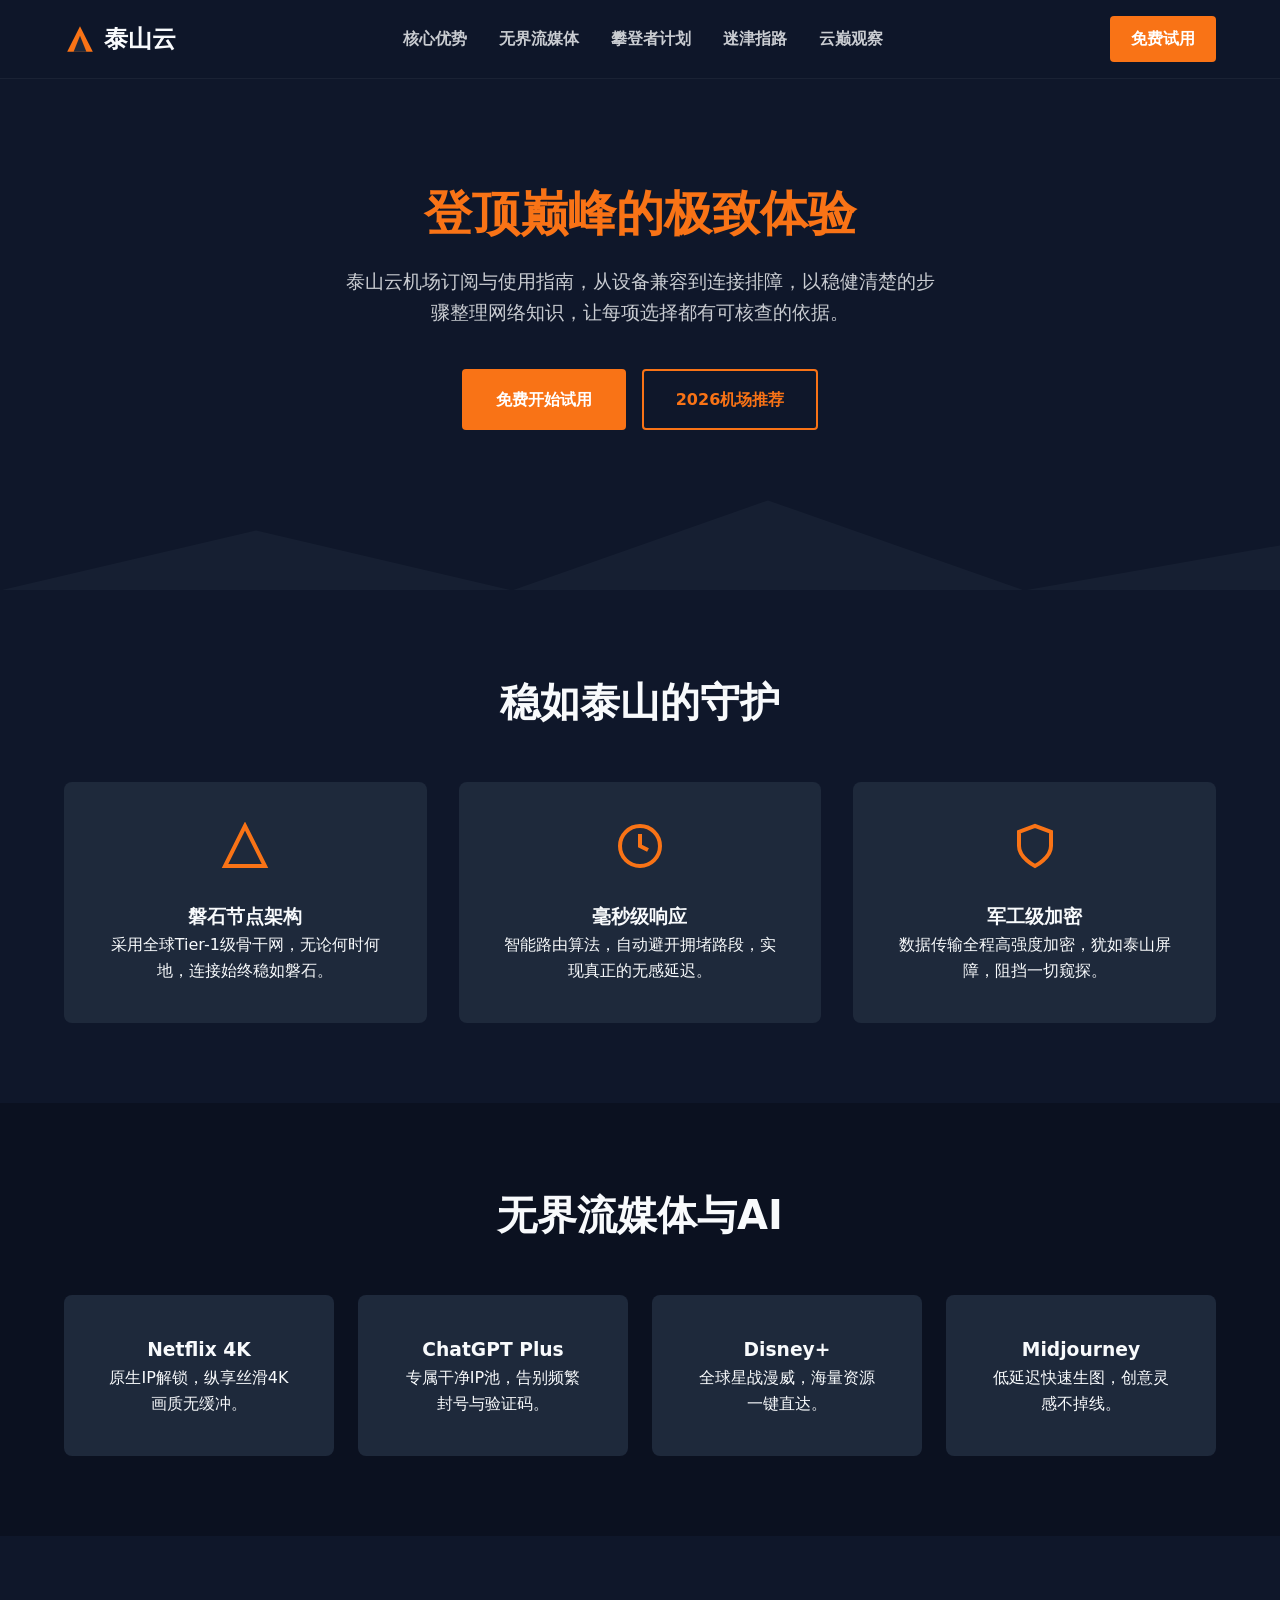
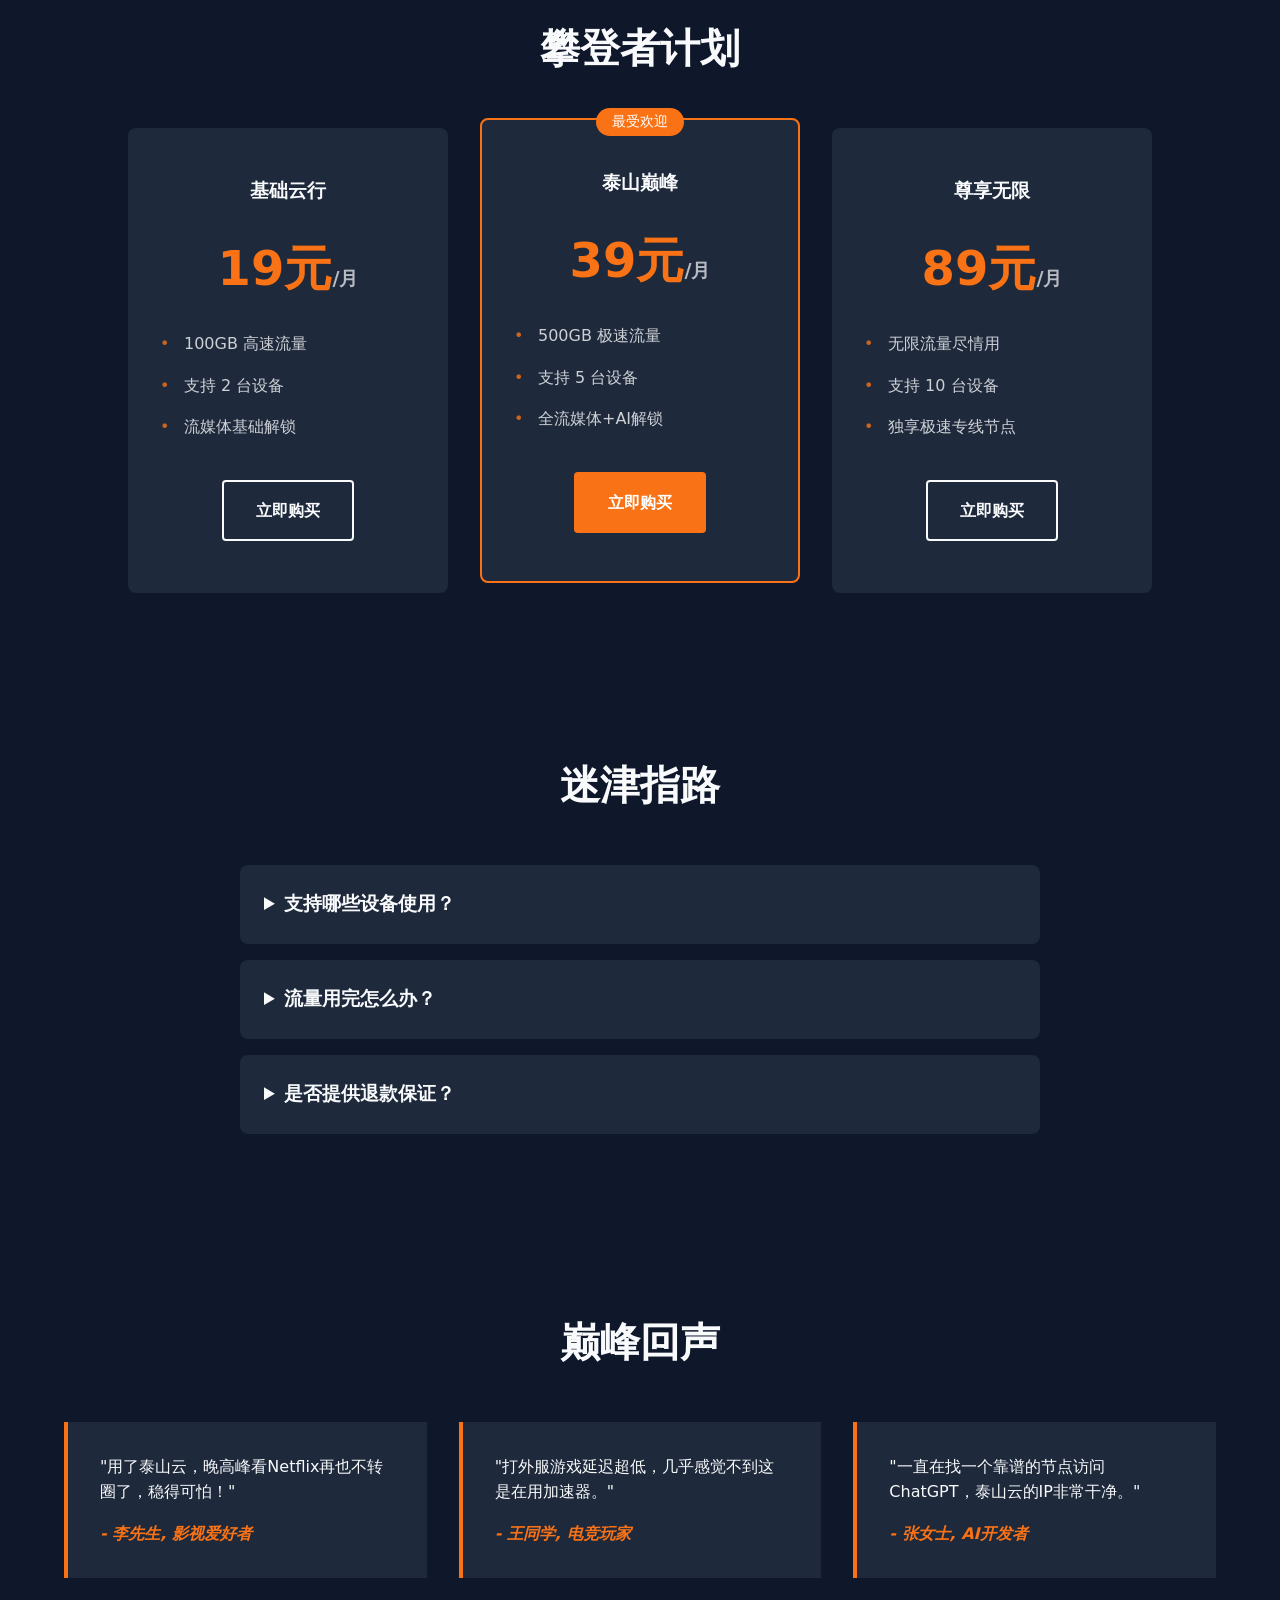
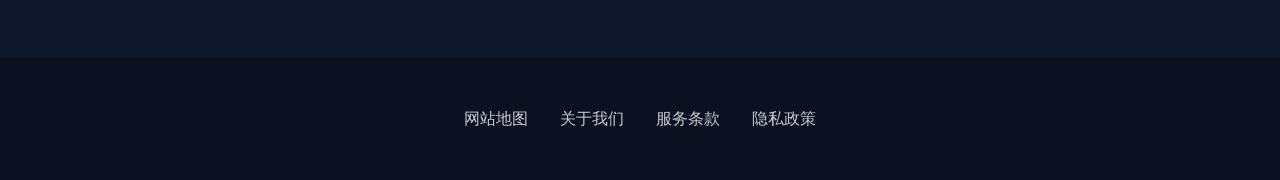
<file: index.html>
<!DOCTYPE html>
<html lang="zh-CN">
<head>
    <meta charset="UTF-8">
    <meta name="viewport" content="width=device-width, initial-scale=1.0">
    <title>泰山云机场｜云巅观察、网络知识与使用指南</title>
    <meta name="description" content="泰山云机场订阅与使用指南，从设备兼容到连接排障，以稳健清楚的步骤整理网络知识，让每项选择都有可核查的依据。">
    <meta name="keywords" content="泰山云, 网络加速, 极速秒开, 机场推荐, 出海专线, 稳定不掉线">
    <meta property="og:title" content="泰山云机场｜云巅观察、网络知识与使用指南">
    <meta property="og:description" content="泰山云机场订阅与使用指南，从设备兼容到连接排障，以稳健清楚的步骤整理网络知识，让每项选择都有可核查的依据。">
    <meta property="og:type" content="website">
    <meta property="og:url" content="https://taishancloud.lol/">
    <script type="application/ld+json">
    {
      "@context": "https://schema.org/",
      "@type": "SoftwareApplication",
      "name": "泰山云",
      "applicationCategory": "NetworkingApplication",
      "operatingSystem": "Windows, macOS, iOS, Android",
      "description": "寻找真正的极速秒开体验？泰山云为您提供全域覆盖的高性能网络加速服务。作为2026年度旗舰级机场推荐，我们通过高可用 BGP 路由保障您的数据跨境无缝直连，彻底告别卡顿。",
      "aggregateRating": {
        "@type": "AggregateRating",
        "ratingValue": "4.9",
        "ratingCount": "1284"
      },
      "offers": {
        "@type": "Offer",
        "price": "15.00",
        "priceCurrency": "CNY"
      }
    }
    </script>
    
    <link rel="stylesheet" href="style.css">
<link rel="canonical" href="https://taishancloud.lol/">
</head>
<body>
    <header class="ts-header">
        <a href="index.html" class="ts-logo" style="text-decoration:none; color:inherit;">
            <svg aria-label="Feature Graphic" role="img" width="32" height="32" viewBox="0 0 100 100" fill="none"><path d="M50 10L10 90h80L50 10z" fill="url(#sunrise)"/><path d="M50 40L30 90h40L50 40z" fill="#1e293b"/><defs><linearGradient id="sunrise" x1="50" y1="10" x2="50" y2="90"><stop stop-color="#f97316"/><stop offset="1" stop-color="#1e293b"/></linearGradient></defs></svg>
            <span>泰山云</span>
        </a>
        <nav class="ts-nav-menu">
            <a href="#features">核心优势</a>
            <a href="#streaming">无界流媒体</a>
            <a href="#pricing">攀登者计划</a>
            <a href="#faq">迷津指路</a>
            <a href="insights.html">云巅观察</a>
        </nav>
        <a href="https://ww012.twilightaff.com/#/?code=A56DH1Af" rel="nofollow" target="_blank" class="ts-btn ts-btn-primary ts-nav-cta">免费试用</a>
    </header>
    <main>
        <article class="ts-hero">
            <div class="ts-hero-content">
                <h1>登顶巅峰的极致体验</h1>
                <p>泰山云机场订阅与使用指南，从设备兼容到连接排障，以稳健清楚的步骤整理网络知识，让每项选择都有可核查的依据。</p>
                <div class="ts-cta-group">
                    <a href="https://ww012.twilightaff.com/#/?code=A56DH1Af" rel="nofollow" target="_blank" class="ts-btn ts-btn-primary">免费开始试用</a>
                    <a href="https://jichangtuijan.top/ranking" target="_blank" class="ts-btn ts-btn-seo">2026机场推荐</a>
                </div>
            </div>
            <div class="ts-mountain-bg"></div>
        </article>
        <article id="features" class="ts-features">
            <h2>稳如泰山的守护</h2>
            <div class="ts-grid-3">
                <figure class="ts-card">
                    <svg aria-label="Feature Graphic" role="img" viewBox="0 0 24 24" fill="none" stroke="#f97316" stroke-width="2"><path d="M12 2L2 22h20L12 2z"/></svg>
                    <figcaption><h3>磐石节点架构</h3><p>采用全球Tier-1级骨干网，无论何时何地，连接始终稳如磐石。</p></figcaption>
                </figure>
                <figure class="ts-card">
                    <svg aria-label="Feature Graphic" role="img" viewBox="0 0 24 24" fill="none" stroke="#f97316" stroke-width="2"><circle cx="12" cy="12" r="10"/><path d="M12 6v6l4 2"/></svg>
                    <figcaption><h3>毫秒级响应</h3><p>智能路由算法，自动避开拥堵路段，实现真正的无感延迟。</p></figcaption>
                </figure>
                <figure class="ts-card">
                    <svg aria-label="Feature Graphic" role="img" viewBox="0 0 24 24" fill="none" stroke="#f97316" stroke-width="2"><path d="M12 22s8-4 8-10V5l-8-3-8 3v7c0 6 8 10 8 10z"/></svg>
                    <figcaption><h3>军工级加密</h3><p>数据传输全程高强度加密，犹如泰山屏障，阻挡一切窥探。</p></figcaption>
                </figure>
            </div>
        </article>
        <article id="streaming" class="ts-media-ai ts-dark">
            <h2>无界流媒体与AI</h2>
            <div class="ts-grid-4">
                <figure class="ts-card-small"><h3>Netflix 4K</h3><p>原生IP解锁，纵享丝滑4K画质无缓冲。</p></figure>
                <figure class="ts-card-small"><h3>ChatGPT Plus</h3><p>专属干净IP池，告别频繁封号与验证码。</p></figure>
                <figure class="ts-card-small"><h3>Disney+</h3><p>全球星战漫威，海量资源一键直达。</p></figure>
                <figure class="ts-card-small"><h3>Midjourney</h3><p>低延迟快速生图，创意灵感不掉线。</p></figure>
            </div>
        </article>
        <article id="pricing" class="ts-pricing">
            <h2>攀登者计划</h2>
            <div class="ts-pricing-table">
                <section class="ts-price-card">
                    <h3>基础云行</h3><div class="price">19元<span>/月</span></div>
                    <ul><li>100GB 高速流量</li><li>支持 2 台设备</li><li>流媒体基础解锁</li></ul>
                    <a href="https://ww012.twilightaff.com/#/?code=A56DH1Af" rel="nofollow" target="_blank" class="ts-btn ts-btn-outline">立即购买</a>
                </section>
                <section class="ts-price-card ts-popular">
                    <div class="badge">最受欢迎</div>
                    <h3>泰山巅峰</h3><div class="price">39元<span>/月</span></div>
                    <ul><li>500GB 极速流量</li><li>支持 5 台设备</li><li>全流媒体+AI解锁</li></ul>
                    <a href="https://ww012.twilightaff.com/#/?code=A56DH1Af" rel="nofollow" target="_blank" class="ts-btn ts-btn-primary">立即购买</a>
                </section>
                <section class="ts-price-card">
                    <h3>尊享无限</h3><div class="price">89元<span>/月</span></div>
                    <ul><li>无限流量尽情用</li><li>支持 10 台设备</li><li>独享极速专线节点</li></ul>
                    <a href="https://ww012.twilightaff.com/#/?code=A56DH1Af" rel="nofollow" target="_blank" class="ts-btn ts-btn-outline">立即购买</a>
                </section>
            </div>
        </article>
        <article id="faq" class="ts-faq">
            <h2>迷津指路</h2>
            <div class="ts-faq-list">
                <details><summary>支持哪些设备使用？</summary><p>全面支持 Windows, macOS, iOS, Android及各类路由器设备。</p></details>
                <details><summary>流量用完怎么办？</summary><p>可随时在后台购买流量叠加包或升级更高等级套餐。</p></details>
                <details><summary>是否提供退款保证？</summary><p>我们提供3天无理由全额退款，让您购买无忧。</p></details>
            </div>
        </article>
        <article class="ts-testimonials">
            <h2>巅峰回声</h2>
            <div class="ts-grid-3">
                <blockquote class="ts-quote">"用了泰山云，晚高峰看Netflix再也不转圈了，稳得可怕！"<cite>- 李先生, 影视爱好者</cite></blockquote>
                <blockquote class="ts-quote">"打外服游戏延迟超低，几乎感觉不到这是在用加速器。"<cite>- 王同学, 电竞玩家</cite></blockquote>
                <blockquote class="ts-quote">"一直在找一个靠谱的节点访问ChatGPT，泰山云的IP非常干净。"<cite>- 张女士, AI开发者</cite></blockquote>
            </div>
        </article>
    </main>
    <footer class="ts-footer">
        <nav>
            <a href="sitemap.html" target="_blank">网站地图</a>
            <a href="about.html" target="_blank">关于我们</a>
            <a href="terms.html" target="_blank">服务条款</a>
            <a href="privacy.html" target="_blank">隐私政策</a>
        </nav>
    </footer>
</body>
</html>
</file>
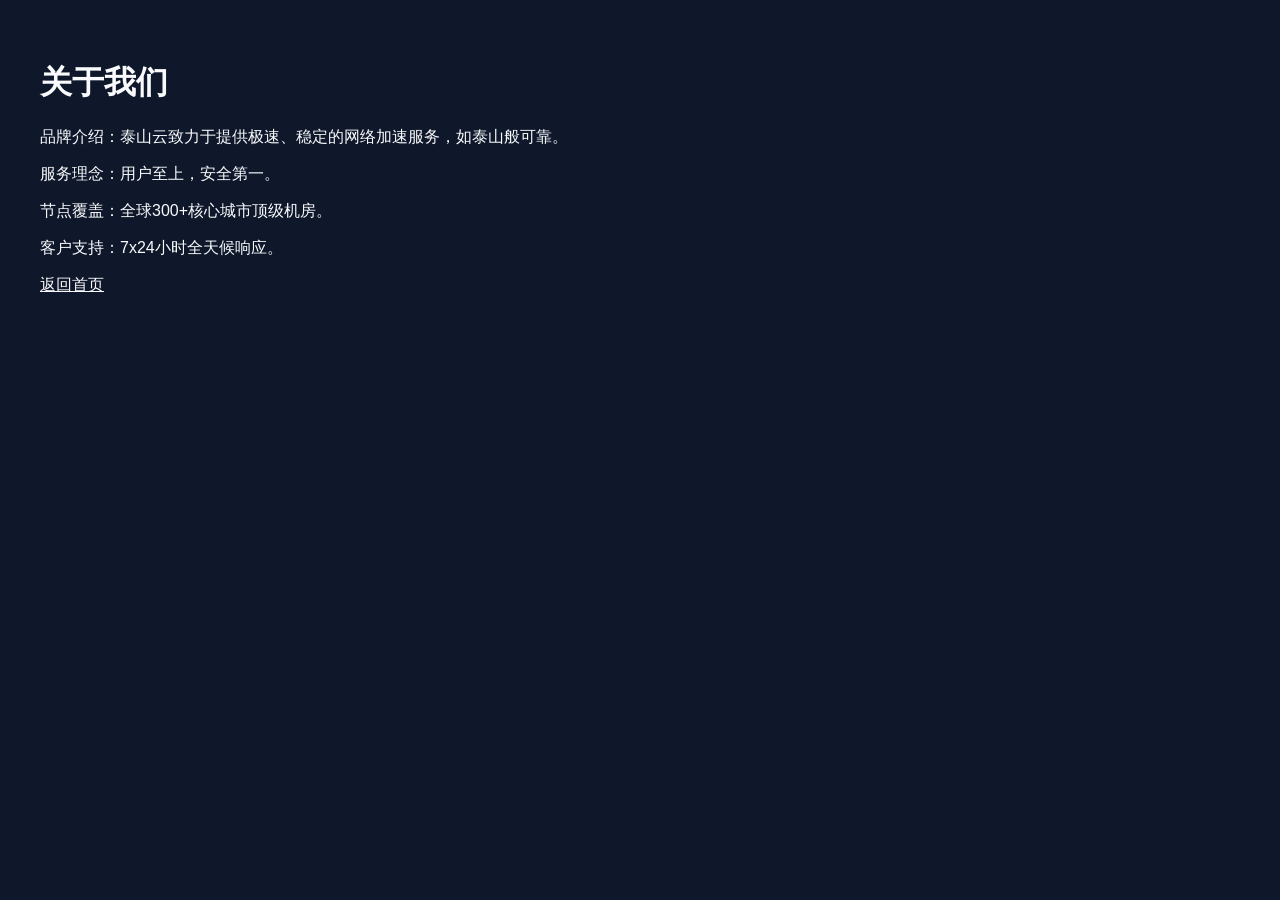
<file: about.html>
<!DOCTYPE html><html lang="zh-CN"><head><meta charset="UTF-8"><meta name="viewport" content="width=device-width, initial-scale=1.0"><title>关于我们 - 泰山云</title><style>body{font-family:sans-serif;padding:2rem;color:#f8fafc;background:#0f172a}</style><link rel="canonical" href="https://taishancloud.lol/about.html">
</head><body><h1>关于我们</h1><p>品牌介绍：泰山云致力于提供极速、稳定的网络加速服务，如泰山般可靠。</p><p>服务理念：用户至上，安全第一。</p><p>节点覆盖：全球300+核心城市顶级机房。</p><p>客户支持：7x24小时全天候响应。</p><a href="index.html" style="color:#f8fafc">返回首页</a></body></html>
</file>
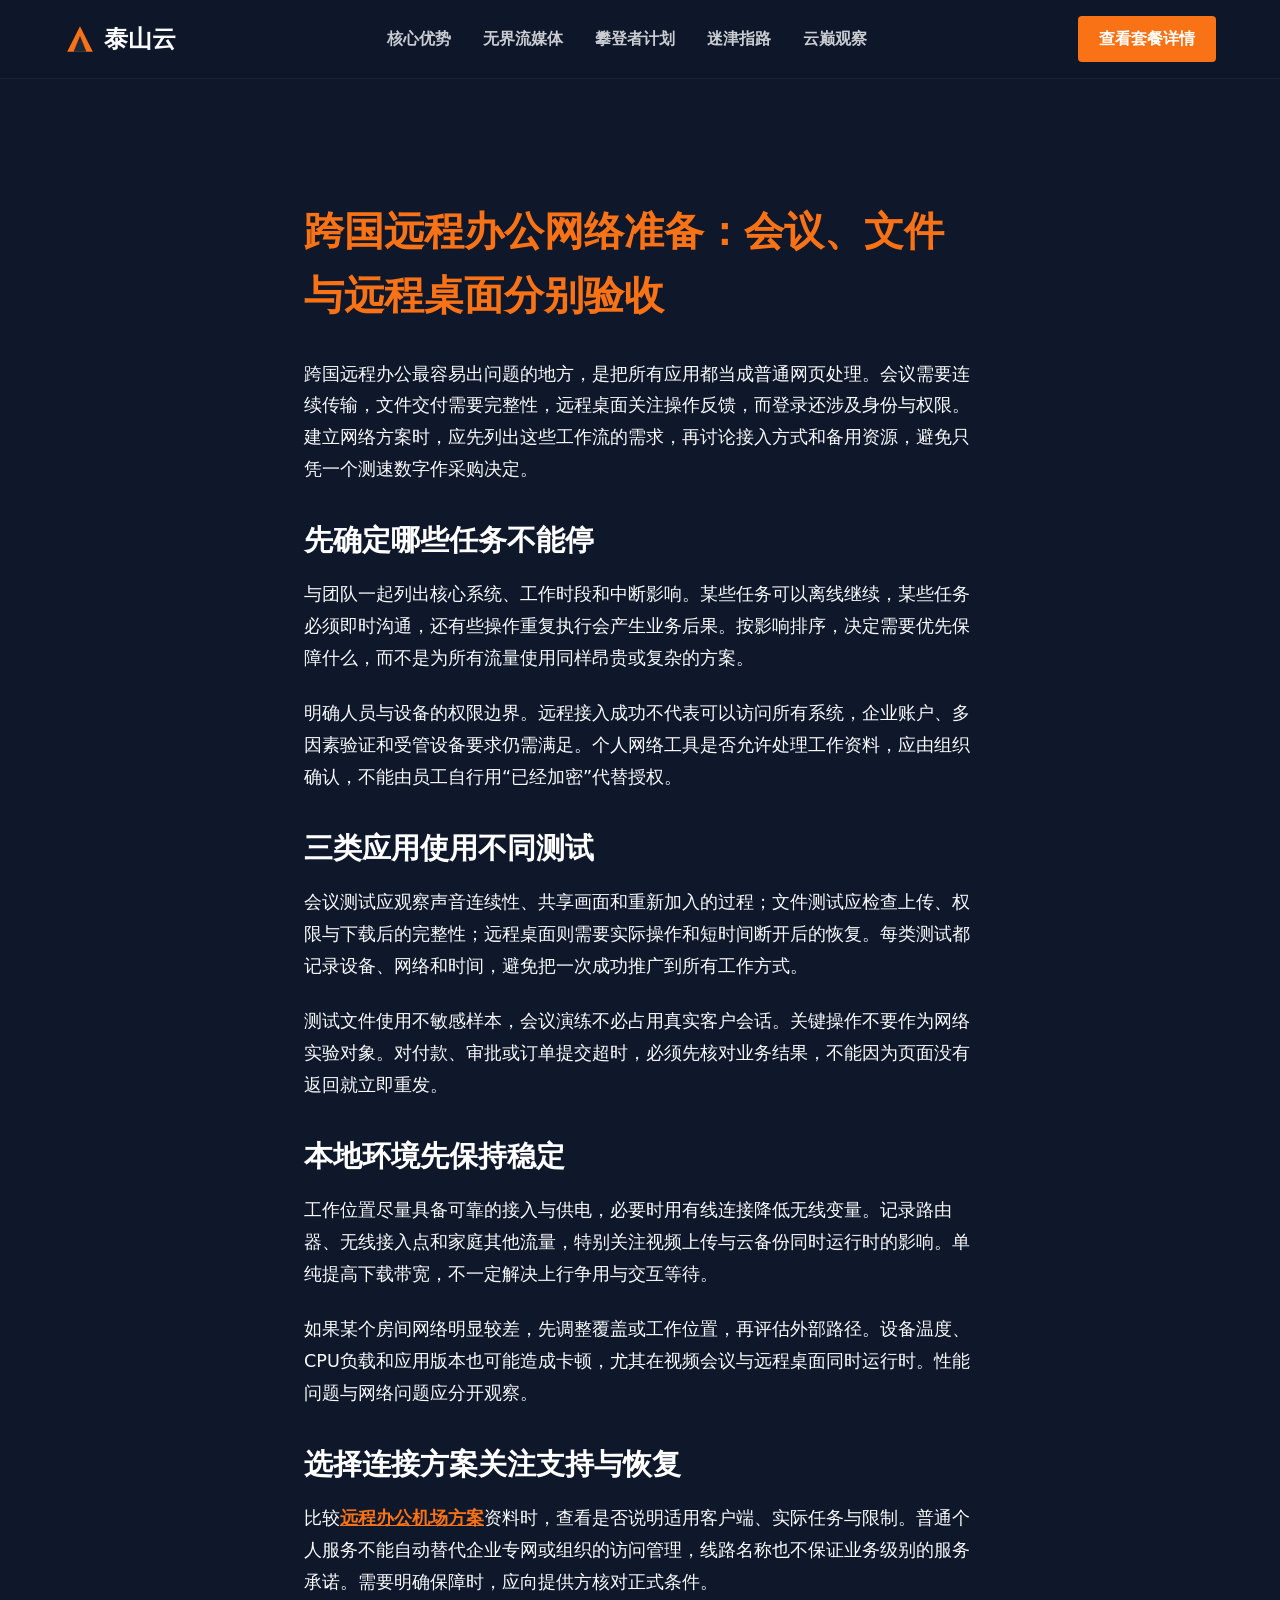
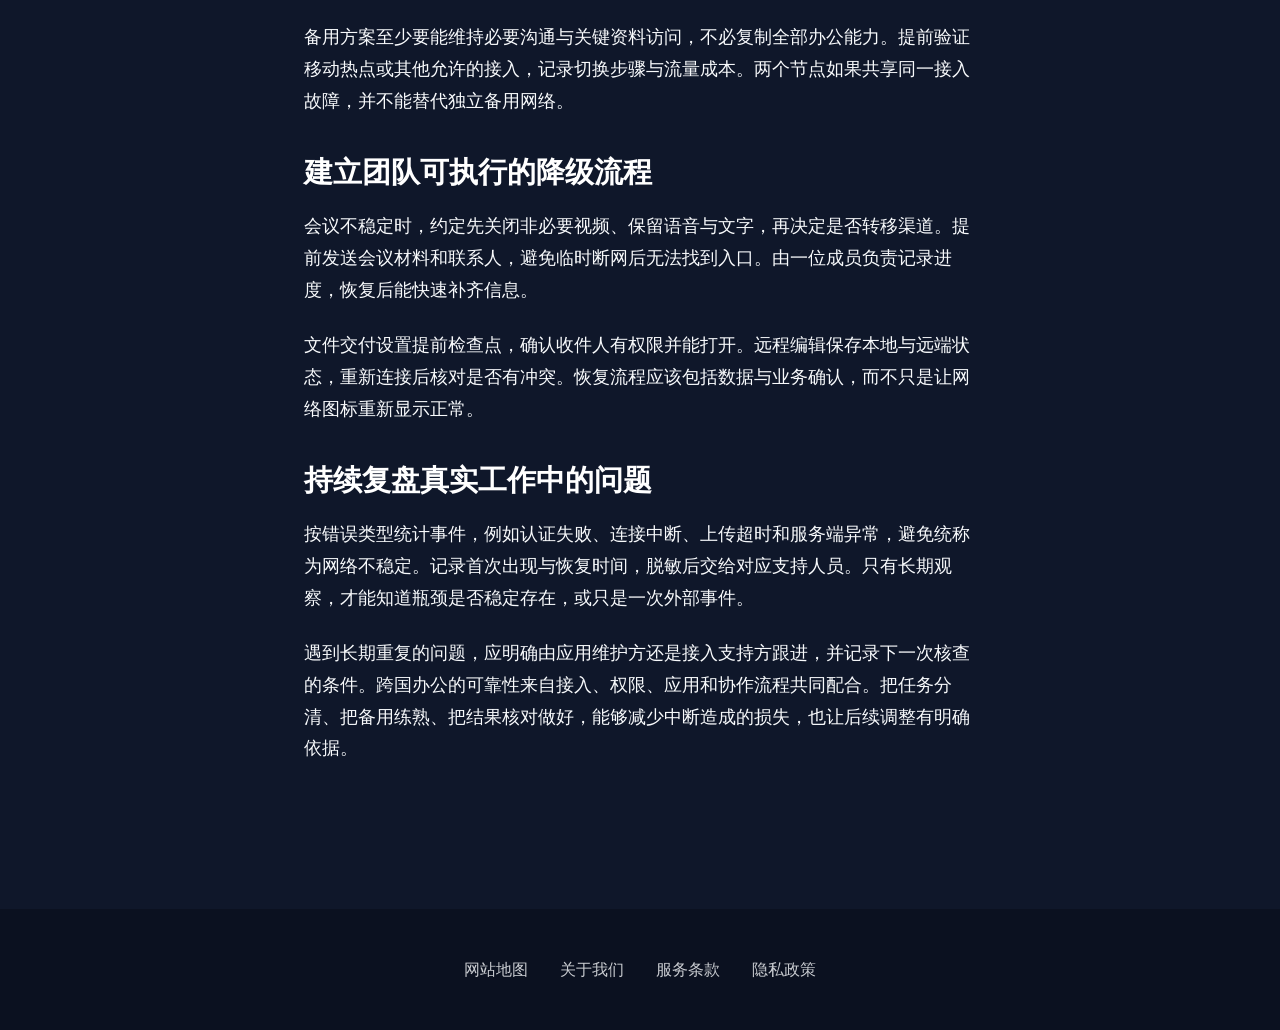
<file: cross-border-remote-work-infrastructure.html>
<!DOCTYPE html>
<html lang="zh-CN">
<head>
    <meta charset="UTF-8">
    <meta name="viewport" content="width=device-width, initial-scale=1.0">
    <title>跨国远程办公网络准备：会议、文件与远程桌面分别验收｜泰山云</title>
    <link rel="stylesheet" href="style.css">
    <style>
        .article-body { padding: 120px 5%; max-width: 800px; margin: 0 auto; min-height: 80vh; }
        .article-body h1 { font-size: 2.5rem; margin-bottom: 2rem; color: var(--primary); }
        .article-body h2 { font-size: 1.8rem; margin: 2rem 0 1rem; color: #fff; text-align: left; }
        .article-body h3 { font-size: 1.4rem; margin: 1.5rem 0 1rem; color: #e2e8f0; }
        .article-body p { margin-bottom: 1.5rem; font-size: 1.1rem; line-height: 1.8; color: var(--text); }
        .article-body a { color: #f97316 !important; text-decoration: underline; font-weight: bold; }
    </style>
<link rel="canonical" href="https://taishancloud.lol/cross-border-remote-work-infrastructure.html">
</head>
<body>
    <header class="ts-header">
        <a href="index.html" class="ts-logo" style="text-decoration:none; color:inherit;">
            <svg width="32" height="32" viewBox="0 0 100 100" fill="none"><path d="M50 10L10 90h80L50 10z" fill="url(#sunrise)"/><path d="M50 40L30 90h40L50 40z" fill="#1e293b"/><defs><linearGradient id="sunrise" x1="50" y1="10" x2="50" y2="90"><stop stop-color="#f97316"/><stop offset="1" stop-color="#1e293b"/></linearGradient></defs></svg>
            <span>泰山云</span>
        </a>
        <nav class="ts-nav-menu">
            <a href="index.html#features">核心优势</a>
            <a href="index.html#streaming">无界流媒体</a>
            <a href="index.html#pricing">攀登者计划</a>
            <a href="index.html#faq">迷津指路</a>
            <a href="insights.html">云巅观察</a>
        </nav>
        <a href="https://ww012.twilightaff.com/#/?code=A56DH1Af" rel="nofollow" target="_blank" class="ts-btn ts-btn-primary ts-nav-cta">查看套餐详情</a>
    </header>
    <main class="article-body">
        <h1>跨国远程办公网络准备：会议、文件与远程桌面分别验收</h1>
        

<p>跨国远程办公最容易出问题的地方，是把所有应用都当成普通网页处理。会议需要连续传输，文件交付需要完整性，远程桌面关注操作反馈，而登录还涉及身份与权限。建立网络方案时，应先列出这些工作流的需求，再讨论接入方式和备用资源，避免只凭一个测速数字作采购决定。</p>
<h2>先确定哪些任务不能停</h2>
<p>与团队一起列出核心系统、工作时段和中断影响。某些任务可以离线继续，某些任务必须即时沟通，还有些操作重复执行会产生业务后果。按影响排序，决定需要优先保障什么，而不是为所有流量使用同样昂贵或复杂的方案。</p>
<p>明确人员与设备的权限边界。远程接入成功不代表可以访问所有系统，企业账户、多因素验证和受管设备要求仍需满足。个人网络工具是否允许处理工作资料，应由组织确认，不能由员工自行用“已经加密”代替授权。</p>
<h2>三类应用使用不同测试</h2>
<p>会议测试应观察声音连续性、共享画面和重新加入的过程；文件测试应检查上传、权限与下载后的完整性；远程桌面则需要实际操作和短时间断开后的恢复。每类测试都记录设备、网络和时间，避免把一次成功推广到所有工作方式。</p>
<p>测试文件使用不敏感样本，会议演练不必占用真实客户会话。关键操作不要作为网络实验对象。对付款、审批或订单提交超时，必须先核对业务结果，不能因为页面没有返回就立即重发。</p>
<h2>本地环境先保持稳定</h2>
<p>工作位置尽量具备可靠的接入与供电，必要时用有线连接降低无线变量。记录路由器、无线接入点和家庭其他流量，特别关注视频上传与云备份同时运行时的影响。单纯提高下载带宽，不一定解决上行争用与交互等待。</p>
<p>如果某个房间网络明显较差，先调整覆盖或工作位置，再评估外部路径。设备温度、CPU负载和应用版本也可能造成卡顿，尤其在视频会议与远程桌面同时运行时。性能问题与网络问题应分开观察。</p>
<h2>选择连接方案关注支持与恢复</h2>
<p>比较<a href="https://jichangtuijan.top/">远程办公机场方案</a>资料时，查看是否说明适用客户端、实际任务与限制。普通个人服务不能自动替代企业专网或组织的访问管理，线路名称也不保证业务级别的服务承诺。需要明确保障时，应向提供方核对正式条件。</p>
<p>备用方案至少要能维持必要沟通与关键资料访问，不必复制全部办公能力。提前验证移动热点或其他允许的接入，记录切换步骤与流量成本。两个节点如果共享同一接入故障，并不能替代独立备用网络。</p>
<h2>建立团队可执行的降级流程</h2>
<p>会议不稳定时，约定先关闭非必要视频、保留语音与文字，再决定是否转移渠道。提前发送会议材料和联系人，避免临时断网后无法找到入口。由一位成员负责记录进度，恢复后能快速补齐信息。</p>
<p>文件交付设置提前检查点，确认收件人有权限并能打开。远程编辑保存本地与远端状态，重新连接后核对是否有冲突。恢复流程应该包括数据与业务确认，而不只是让网络图标重新显示正常。</p>
<h2>持续复盘真实工作中的问题</h2>
<p>按错误类型统计事件，例如认证失败、连接中断、上传超时和服务端异常，避免统称为网络不稳定。记录首次出现与恢复时间，脱敏后交给对应支持人员。只有长期观察，才能知道瓶颈是否稳定存在，或只是一次外部事件。</p>
<p>遇到长期重复的问题，应明确由应用维护方还是接入支持方跟进，并记录下一次核查的条件。跨国办公的可靠性来自接入、权限、应用和协作流程共同配合。把任务分清、把备用练熟、把结果核对做好，能够减少中断造成的损失，也让后续调整有明确依据。</p>


    </main>
    <footer class="ts-footer">
        <nav>
            <a href="sitemap.html" target="_blank">网站地图</a>
            <a href="about.html" target="_blank">关于我们</a>
            <a href="terms.html" target="_blank">服务条款</a>
            <a href="privacy.html" target="_blank">隐私政策</a>
        </nav>
    </footer>
</body>
</html>
</file>
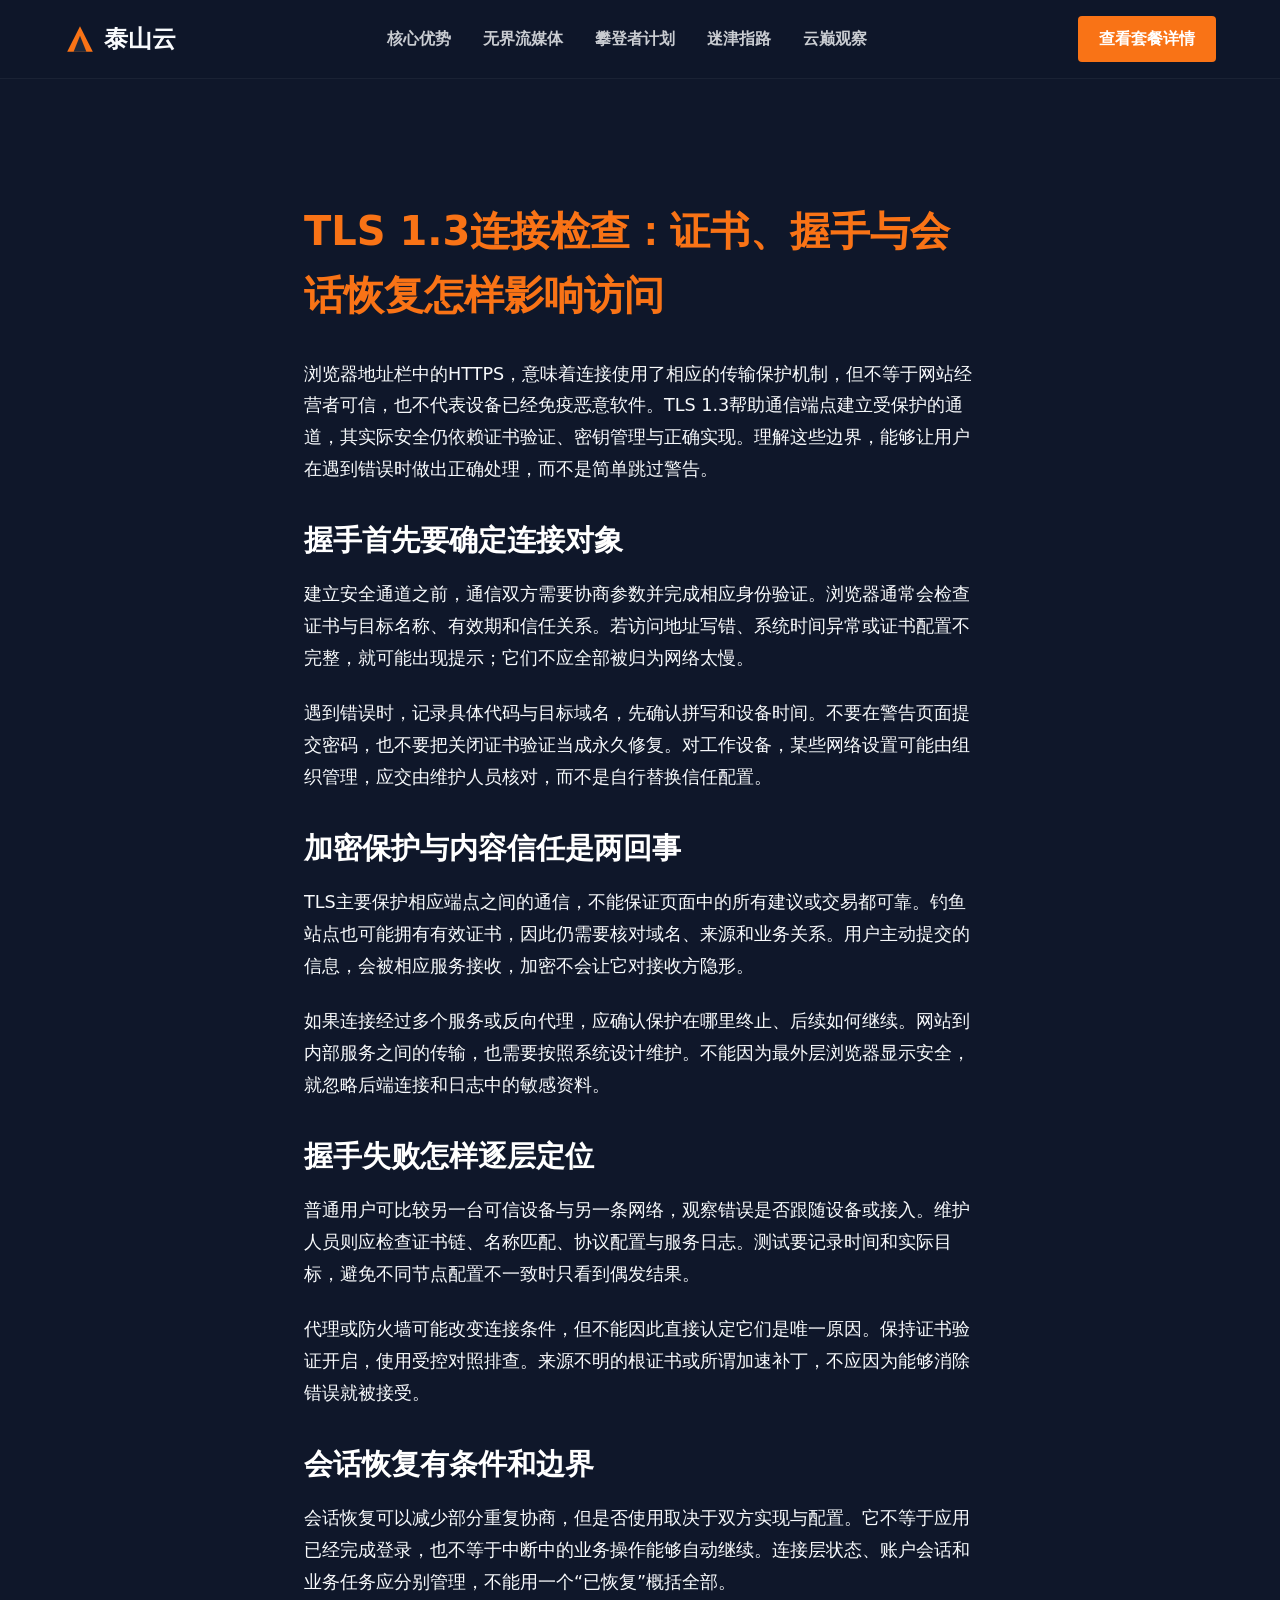
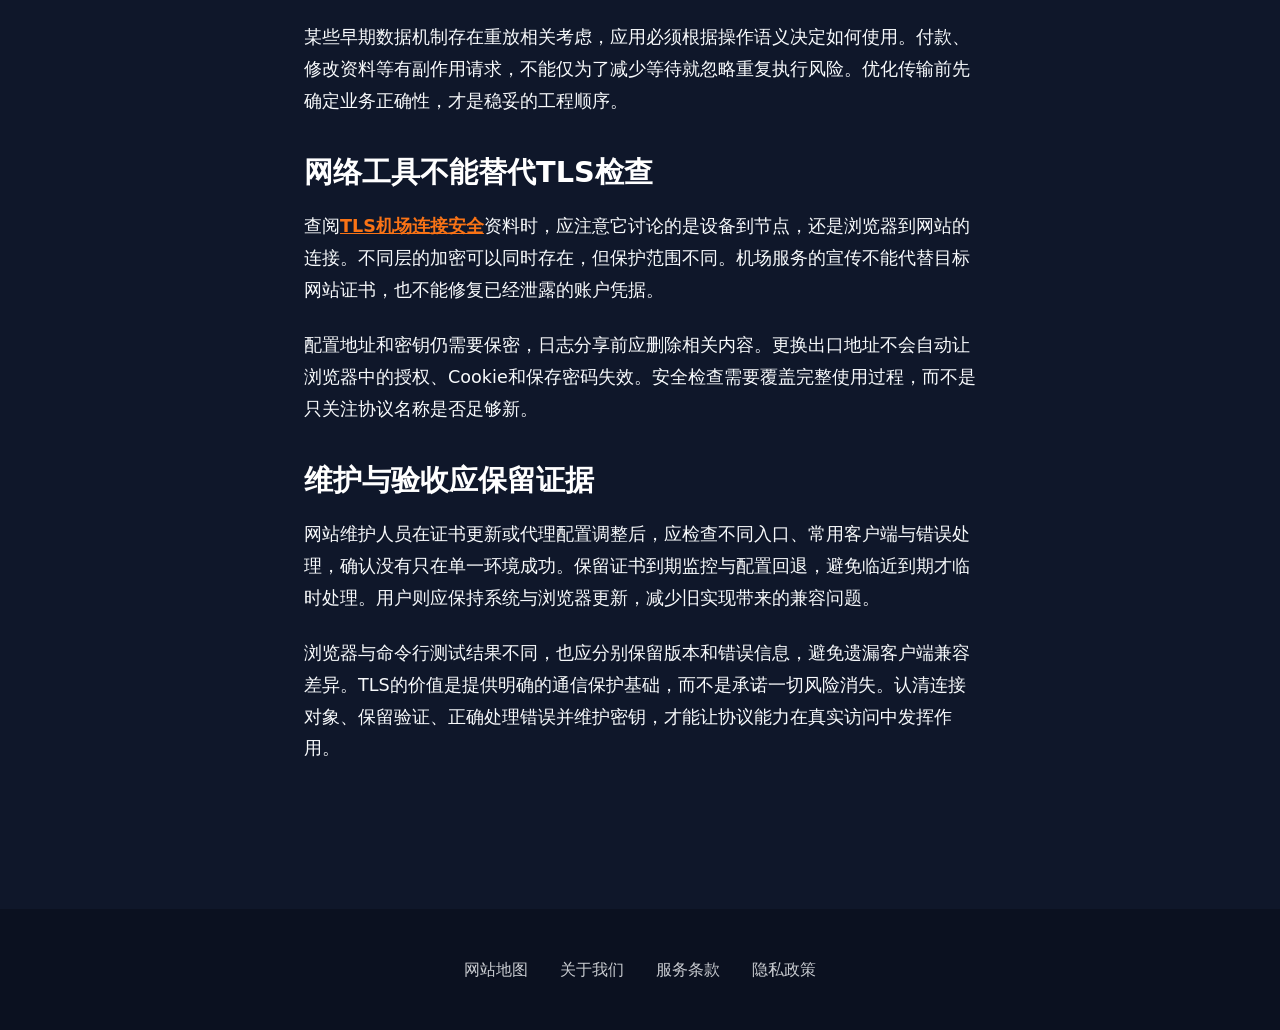
<file: cryptography-tls-protocol-explained.html>
<!DOCTYPE html>
<html lang="zh-CN">
<head>
    <meta charset="UTF-8">
    <meta name="viewport" content="width=device-width, initial-scale=1.0">
    <title>TLS 1.3连接检查：证书、握手与会话恢复怎样影响访问｜泰山云</title>
    <link rel="stylesheet" href="style.css">
    <style>
        .article-body { padding: 120px 5%; max-width: 800px; margin: 0 auto; min-height: 80vh; }
        .article-body h1 { font-size: 2.5rem; margin-bottom: 2rem; color: var(--primary); }
        .article-body h2 { font-size: 1.8rem; margin: 2rem 0 1rem; color: #fff; text-align: left; }
        .article-body h3 { font-size: 1.4rem; margin: 1.5rem 0 1rem; color: #e2e8f0; }
        .article-body p { margin-bottom: 1.5rem; font-size: 1.1rem; line-height: 1.8; color: var(--text); }
        .article-body a { color: #f97316 !important; text-decoration: underline; font-weight: bold; }
    </style>
<link rel="canonical" href="https://taishancloud.lol/cryptography-tls-protocol-explained.html">
</head>
<body>
    <header class="ts-header">
        <a href="index.html" class="ts-logo" style="text-decoration:none; color:inherit;">
            <svg width="32" height="32" viewBox="0 0 100 100" fill="none"><path d="M50 10L10 90h80L50 10z" fill="url(#sunrise)"/><path d="M50 40L30 90h40L50 40z" fill="#1e293b"/><defs><linearGradient id="sunrise" x1="50" y1="10" x2="50" y2="90"><stop stop-color="#f97316"/><stop offset="1" stop-color="#1e293b"/></linearGradient></defs></svg>
            <span>泰山云</span>
        </a>
        <nav class="ts-nav-menu">
            <a href="index.html#features">核心优势</a>
            <a href="index.html#streaming">无界流媒体</a>
            <a href="index.html#pricing">攀登者计划</a>
            <a href="index.html#faq">迷津指路</a>
            <a href="insights.html">云巅观察</a>
        </nav>
        <a href="https://ww012.twilightaff.com/#/?code=A56DH1Af" rel="nofollow" target="_blank" class="ts-btn ts-btn-primary ts-nav-cta">查看套餐详情</a>
    </header>
    <main class="article-body">
        <h1>TLS 1.3连接检查：证书、握手与会话恢复怎样影响访问</h1>
        

<p>浏览器地址栏中的HTTPS，意味着连接使用了相应的传输保护机制，但不等于网站经营者可信，也不代表设备已经免疫恶意软件。TLS 1.3帮助通信端点建立受保护的通道，其实际安全仍依赖证书验证、密钥管理与正确实现。理解这些边界，能够让用户在遇到错误时做出正确处理，而不是简单跳过警告。</p>
<h2>握手首先要确定连接对象</h2>
<p>建立安全通道之前，通信双方需要协商参数并完成相应身份验证。浏览器通常会检查证书与目标名称、有效期和信任关系。若访问地址写错、系统时间异常或证书配置不完整，就可能出现提示；它们不应全部被归为网络太慢。</p>
<p>遇到错误时，记录具体代码与目标域名，先确认拼写和设备时间。不要在警告页面提交密码，也不要把关闭证书验证当成永久修复。对工作设备，某些网络设置可能由组织管理，应交由维护人员核对，而不是自行替换信任配置。</p>
<h2>加密保护与内容信任是两回事</h2>
<p>TLS主要保护相应端点之间的通信，不能保证页面中的所有建议或交易都可靠。钓鱼站点也可能拥有有效证书，因此仍需要核对域名、来源和业务关系。用户主动提交的信息，会被相应服务接收，加密不会让它对接收方隐形。</p>
<p>如果连接经过多个服务或反向代理，应确认保护在哪里终止、后续如何继续。网站到内部服务之间的传输，也需要按照系统设计维护。不能因为最外层浏览器显示安全，就忽略后端连接和日志中的敏感资料。</p>
<h2>握手失败怎样逐层定位</h2>
<p>普通用户可比较另一台可信设备与另一条网络，观察错误是否跟随设备或接入。维护人员则应检查证书链、名称匹配、协议配置与服务日志。测试要记录时间和实际目标，避免不同节点配置不一致时只看到偶发结果。</p>
<p>代理或防火墙可能改变连接条件，但不能因此直接认定它们是唯一原因。保持证书验证开启，使用受控对照排查。来源不明的根证书或所谓加速补丁，不应因为能够消除错误就被接受。</p>
<h2>会话恢复有条件和边界</h2>
<p>会话恢复可以减少部分重复协商，但是否使用取决于双方实现与配置。它不等于应用已经完成登录，也不等于中断中的业务操作能够自动继续。连接层状态、账户会话和业务任务应分别管理，不能用一个“已恢复”概括全部。</p>
<p>某些早期数据机制存在重放相关考虑，应用必须根据操作语义决定如何使用。付款、修改资料等有副作用请求，不能仅为了减少等待就忽略重复执行风险。优化传输前先确定业务正确性，才是稳妥的工程顺序。</p>
<h2>网络工具不能替代TLS检查</h2>
<p>查阅<a href="https://jichangtuijan.top/">TLS机场连接安全</a>资料时，应注意它讨论的是设备到节点，还是浏览器到网站的连接。不同层的加密可以同时存在，但保护范围不同。机场服务的宣传不能代替目标网站证书，也不能修复已经泄露的账户凭据。</p>
<p>配置地址和密钥仍需要保密，日志分享前应删除相关内容。更换出口地址不会自动让浏览器中的授权、Cookie和保存密码失效。安全检查需要覆盖完整使用过程，而不是只关注协议名称是否足够新。</p>
<h2>维护与验收应保留证据</h2>
<p>网站维护人员在证书更新或代理配置调整后，应检查不同入口、常用客户端与错误处理，确认没有只在单一环境成功。保留证书到期监控与配置回退，避免临近到期才临时处理。用户则应保持系统与浏览器更新，减少旧实现带来的兼容问题。</p>
<p>浏览器与命令行测试结果不同，也应分别保留版本和错误信息，避免遗漏客户端兼容差异。TLS的价值是提供明确的通信保护基础，而不是承诺一切风险消失。认清连接对象、保留验证、正确处理错误并维护密钥，才能让协议能力在真实访问中发挥作用。</p>


    </main>
    <footer class="ts-footer">
        <nav>
            <a href="sitemap.html" target="_blank">网站地图</a>
            <a href="about.html" target="_blank">关于我们</a>
            <a href="terms.html" target="_blank">服务条款</a>
            <a href="privacy.html" target="_blank">隐私政策</a>
        </nav>
    </footer>
</body>
</html>
</file>
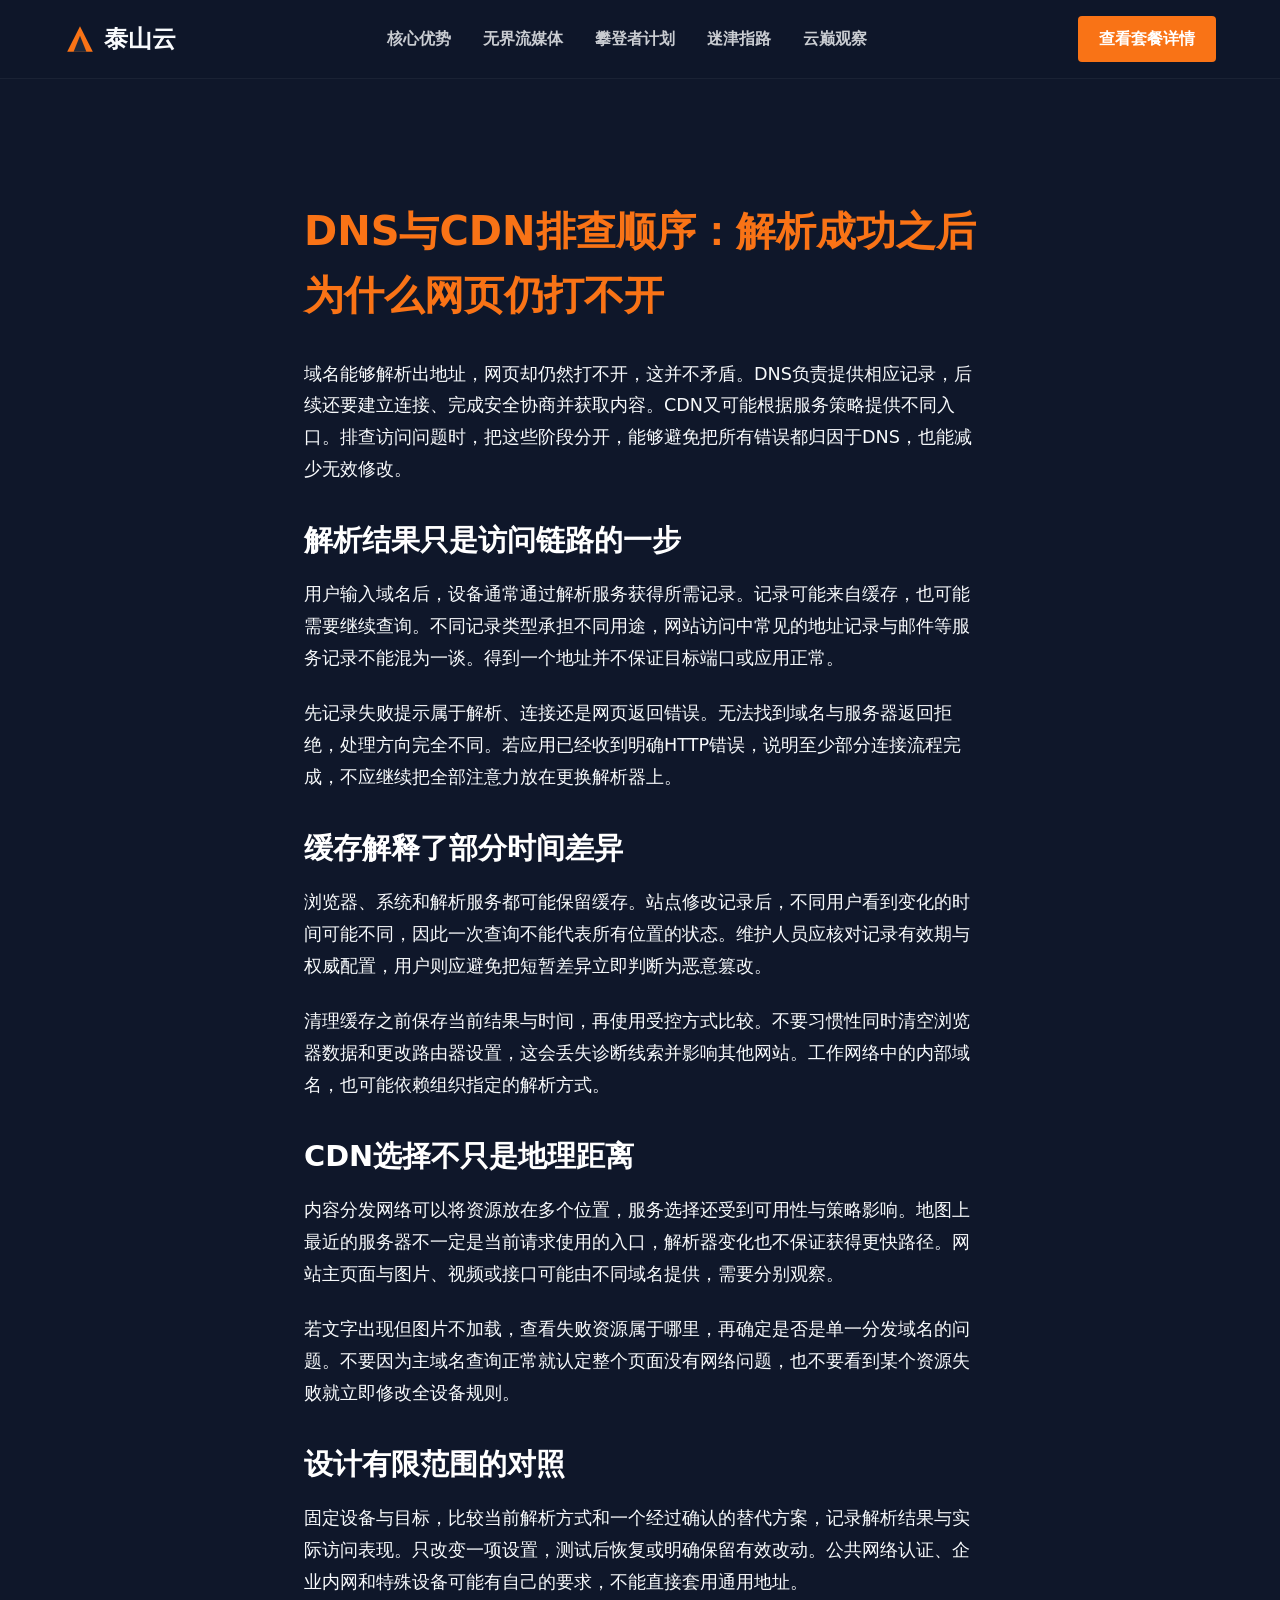
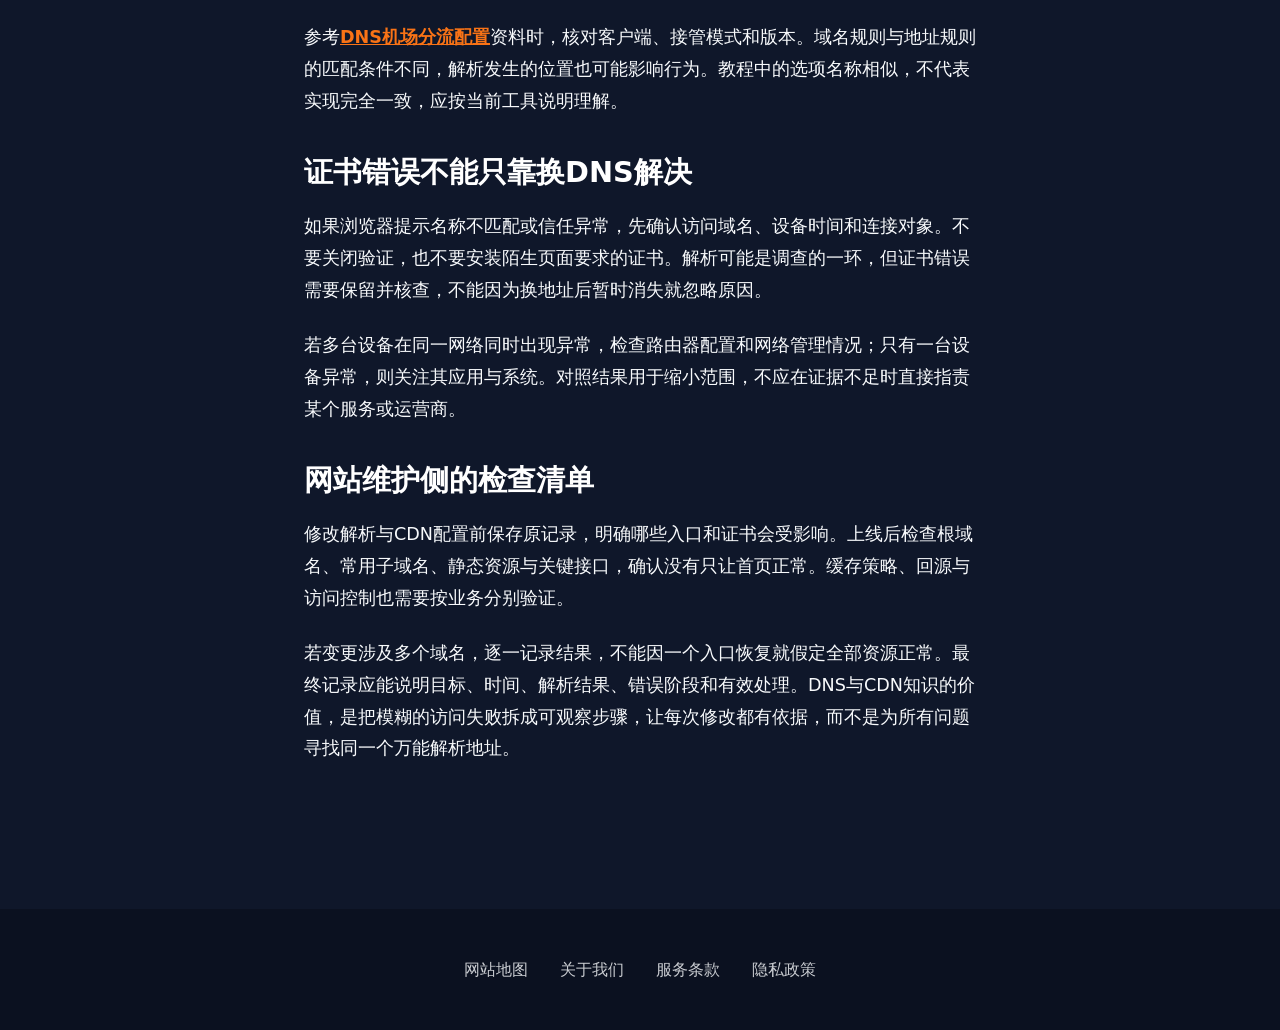
<file: dns-resolution-cdn-architecture.html>
<!DOCTYPE html>
<html lang="zh-CN">
<head>
    <meta charset="UTF-8">
    <meta name="viewport" content="width=device-width, initial-scale=1.0">
    <title>DNS与CDN排查顺序：解析成功之后为什么网页仍打不开｜泰山云</title>
    <link rel="stylesheet" href="style.css">
    <style>
        .article-body { padding: 120px 5%; max-width: 800px; margin: 0 auto; min-height: 80vh; }
        .article-body h1 { font-size: 2.5rem; margin-bottom: 2rem; color: var(--primary); }
        .article-body h2 { font-size: 1.8rem; margin: 2rem 0 1rem; color: #fff; text-align: left; }
        .article-body h3 { font-size: 1.4rem; margin: 1.5rem 0 1rem; color: #e2e8f0; }
        .article-body p { margin-bottom: 1.5rem; font-size: 1.1rem; line-height: 1.8; color: var(--text); }
        .article-body a { color: #f97316 !important; text-decoration: underline; font-weight: bold; }
    </style>
<link rel="canonical" href="https://taishancloud.lol/dns-resolution-cdn-architecture.html">
</head>
<body>
    <header class="ts-header">
        <a href="index.html" class="ts-logo" style="text-decoration:none; color:inherit;">
            <svg width="32" height="32" viewBox="0 0 100 100" fill="none"><path d="M50 10L10 90h80L50 10z" fill="url(#sunrise)"/><path d="M50 40L30 90h40L50 40z" fill="#1e293b"/><defs><linearGradient id="sunrise" x1="50" y1="10" x2="50" y2="90"><stop stop-color="#f97316"/><stop offset="1" stop-color="#1e293b"/></linearGradient></defs></svg>
            <span>泰山云</span>
        </a>
        <nav class="ts-nav-menu">
            <a href="index.html#features">核心优势</a>
            <a href="index.html#streaming">无界流媒体</a>
            <a href="index.html#pricing">攀登者计划</a>
            <a href="index.html#faq">迷津指路</a>
            <a href="insights.html">云巅观察</a>
        </nav>
        <a href="https://ww012.twilightaff.com/#/?code=A56DH1Af" rel="nofollow" target="_blank" class="ts-btn ts-btn-primary ts-nav-cta">查看套餐详情</a>
    </header>
    <main class="article-body">
        <h1>DNS与CDN排查顺序：解析成功之后为什么网页仍打不开</h1>
        

<p>域名能够解析出地址，网页却仍然打不开，这并不矛盾。DNS负责提供相应记录，后续还要建立连接、完成安全协商并获取内容。CDN又可能根据服务策略提供不同入口。排查访问问题时，把这些阶段分开，能够避免把所有错误都归因于DNS，也能减少无效修改。</p>
<h2>解析结果只是访问链路的一步</h2>
<p>用户输入域名后，设备通常通过解析服务获得所需记录。记录可能来自缓存，也可能需要继续查询。不同记录类型承担不同用途，网站访问中常见的地址记录与邮件等服务记录不能混为一谈。得到一个地址并不保证目标端口或应用正常。</p>
<p>先记录失败提示属于解析、连接还是网页返回错误。无法找到域名与服务器返回拒绝，处理方向完全不同。若应用已经收到明确HTTP错误，说明至少部分连接流程完成，不应继续把全部注意力放在更换解析器上。</p>
<h2>缓存解释了部分时间差异</h2>
<p>浏览器、系统和解析服务都可能保留缓存。站点修改记录后，不同用户看到变化的时间可能不同，因此一次查询不能代表所有位置的状态。维护人员应核对记录有效期与权威配置，用户则应避免把短暂差异立即判断为恶意篡改。</p>
<p>清理缓存之前保存当前结果与时间，再使用受控方式比较。不要习惯性同时清空浏览器数据和更改路由器设置，这会丢失诊断线索并影响其他网站。工作网络中的内部域名，也可能依赖组织指定的解析方式。</p>
<h2>CDN选择不只是地理距离</h2>
<p>内容分发网络可以将资源放在多个位置，服务选择还受到可用性与策略影响。地图上最近的服务器不一定是当前请求使用的入口，解析器变化也不保证获得更快路径。网站主页面与图片、视频或接口可能由不同域名提供，需要分别观察。</p>
<p>若文字出现但图片不加载，查看失败资源属于哪里，再确定是否是单一分发域名的问题。不要因为主域名查询正常就认定整个页面没有网络问题，也不要看到某个资源失败就立即修改全设备规则。</p>
<h2>设计有限范围的对照</h2>
<p>固定设备与目标，比较当前解析方式和一个经过确认的替代方案，记录解析结果与实际访问表现。只改变一项设置，测试后恢复或明确保留有效改动。公共网络认证、企业内网和特殊设备可能有自己的要求，不能直接套用通用地址。</p>
<p>参考<a href="https://jichangtuijan.top/">DNS机场分流配置</a>资料时，核对客户端、接管模式和版本。域名规则与地址规则的匹配条件不同，解析发生的位置也可能影响行为。教程中的选项名称相似，不代表实现完全一致，应按当前工具说明理解。</p>
<h2>证书错误不能只靠换DNS解决</h2>
<p>如果浏览器提示名称不匹配或信任异常，先确认访问域名、设备时间和连接对象。不要关闭验证，也不要安装陌生页面要求的证书。解析可能是调查的一环，但证书错误需要保留并核查，不能因为换地址后暂时消失就忽略原因。</p>
<p>若多台设备在同一网络同时出现异常，检查路由器配置和网络管理情况；只有一台设备异常，则关注其应用与系统。对照结果用于缩小范围，不应在证据不足时直接指责某个服务或运营商。</p>
<h2>网站维护侧的检查清单</h2>
<p>修改解析与CDN配置前保存原记录，明确哪些入口和证书会受影响。上线后检查根域名、常用子域名、静态资源与关键接口，确认没有只让首页正常。缓存策略、回源与访问控制也需要按业务分别验证。</p>
<p>若变更涉及多个域名，逐一记录结果，不能因一个入口恢复就假定全部资源正常。最终记录应能说明目标、时间、解析结果、错误阶段和有效处理。DNS与CDN知识的价值，是把模糊的访问失败拆成可观察步骤，让每次修改都有依据，而不是为所有问题寻找同一个万能解析地址。</p>


    </main>
    <footer class="ts-footer">
        <nav>
            <a href="sitemap.html" target="_blank">网站地图</a>
            <a href="about.html" target="_blank">关于我们</a>
            <a href="terms.html" target="_blank">服务条款</a>
            <a href="privacy.html" target="_blank">隐私政策</a>
        </nav>
    </footer>
</body>
</html>
</file>
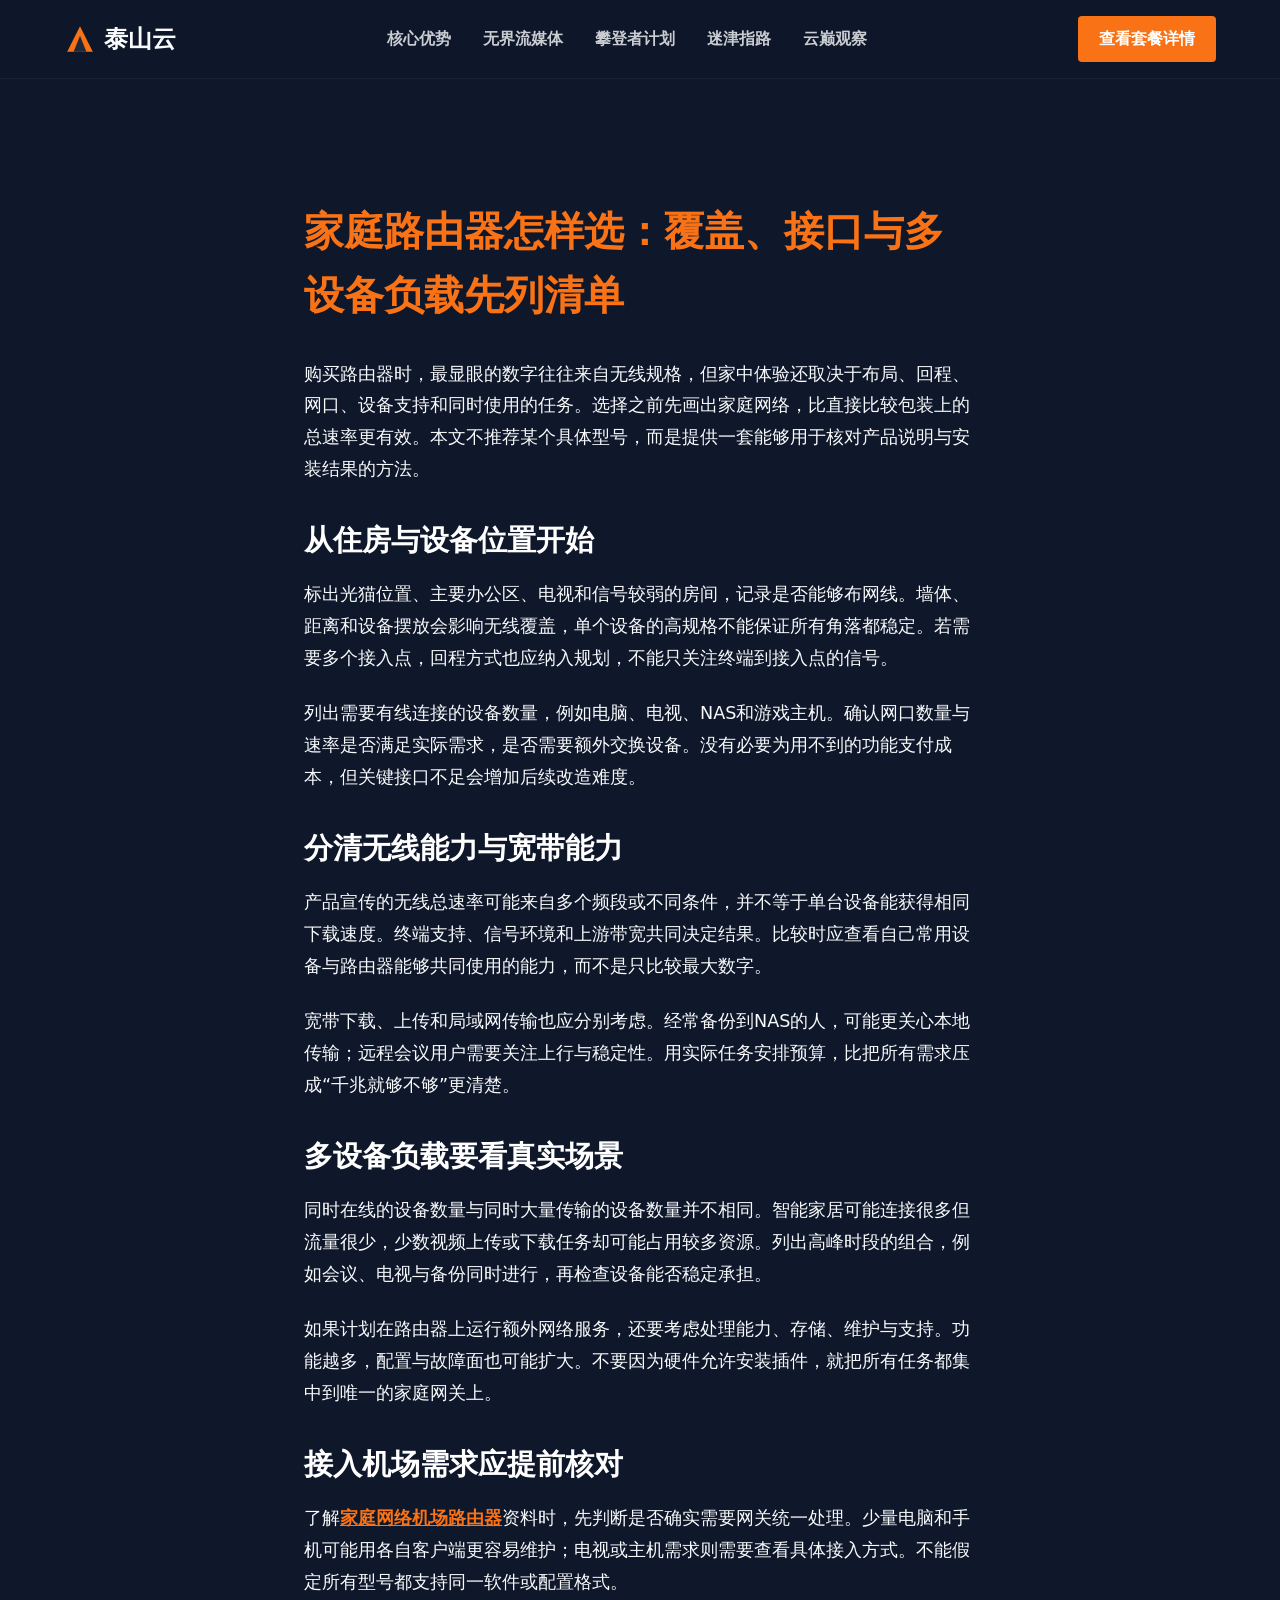
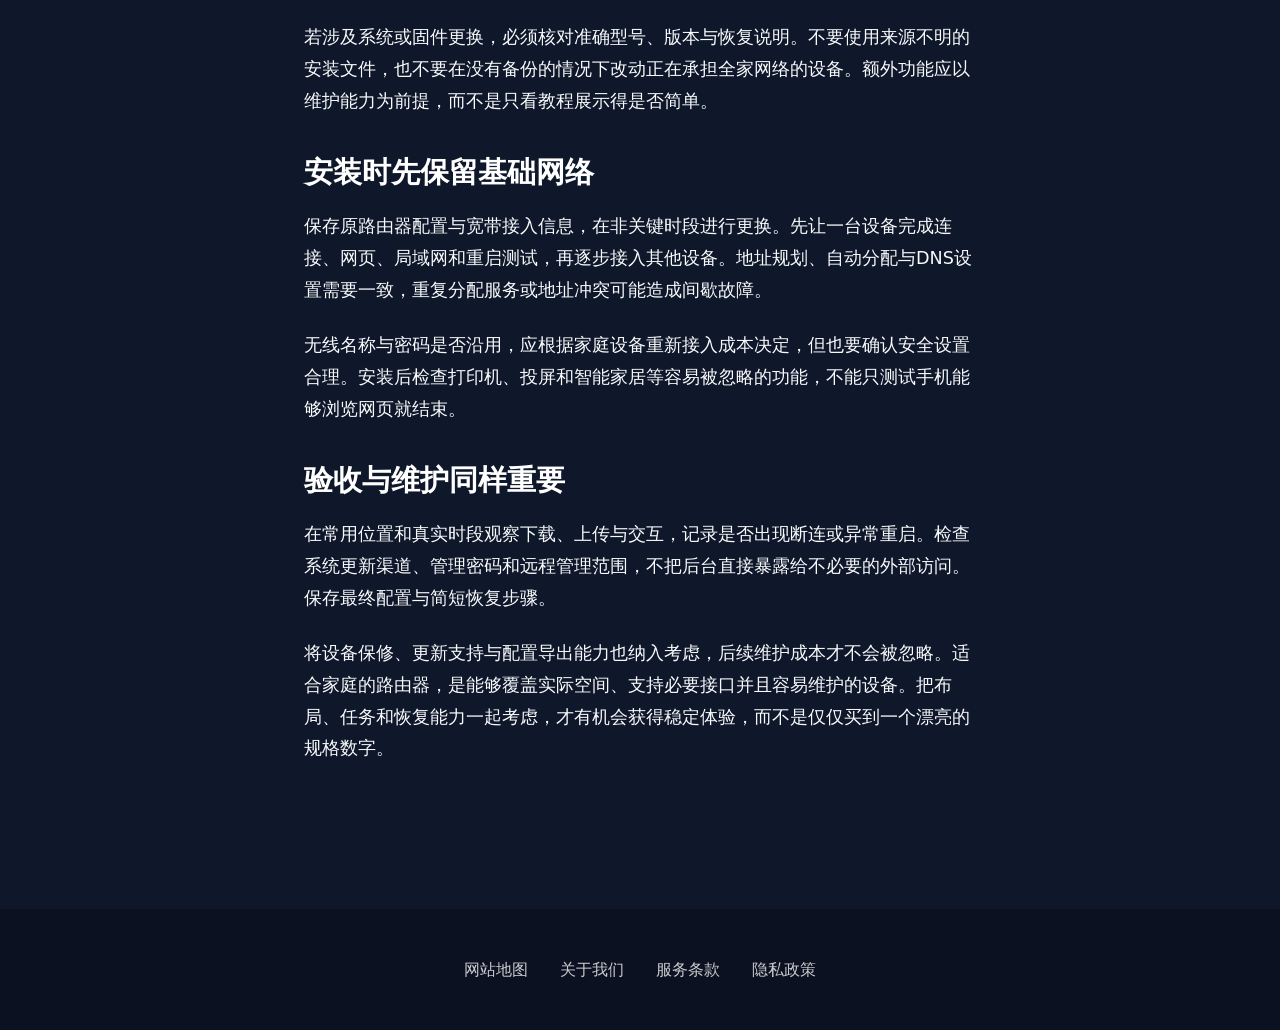
<file: home-network-router-selection-guide.html>
<!DOCTYPE html>
<html lang="zh-CN">
<head>
    <meta charset="UTF-8">
    <meta name="viewport" content="width=device-width, initial-scale=1.0">
    <title>家庭路由器怎样选：覆盖、接口与多设备负载先列清单｜泰山云</title>
    <link rel="stylesheet" href="style.css">
    <style>
        .article-body { padding: 120px 5%; max-width: 800px; margin: 0 auto; min-height: 80vh; }
        .article-body h1 { font-size: 2.5rem; margin-bottom: 2rem; color: var(--primary); }
        .article-body h2 { font-size: 1.8rem; margin: 2rem 0 1rem; color: #fff; text-align: left; }
        .article-body h3 { font-size: 1.4rem; margin: 1.5rem 0 1rem; color: #e2e8f0; }
        .article-body p { margin-bottom: 1.5rem; font-size: 1.1rem; line-height: 1.8; color: var(--text); }
        .article-body a { color: #f97316 !important; text-decoration: underline; font-weight: bold; }
    </style>
<link rel="canonical" href="https://taishancloud.lol/home-network-router-selection-guide.html">
</head>
<body>
    <header class="ts-header">
        <a href="index.html" class="ts-logo" style="text-decoration:none; color:inherit;">
            <svg width="32" height="32" viewBox="0 0 100 100" fill="none"><path d="M50 10L10 90h80L50 10z" fill="url(#sunrise)"/><path d="M50 40L30 90h40L50 40z" fill="#1e293b"/><defs><linearGradient id="sunrise" x1="50" y1="10" x2="50" y2="90"><stop stop-color="#f97316"/><stop offset="1" stop-color="#1e293b"/></linearGradient></defs></svg>
            <span>泰山云</span>
        </a>
        <nav class="ts-nav-menu">
            <a href="index.html#features">核心优势</a>
            <a href="index.html#streaming">无界流媒体</a>
            <a href="index.html#pricing">攀登者计划</a>
            <a href="index.html#faq">迷津指路</a>
            <a href="insights.html">云巅观察</a>
        </nav>
        <a href="https://ww012.twilightaff.com/#/?code=A56DH1Af" rel="nofollow" target="_blank" class="ts-btn ts-btn-primary ts-nav-cta">查看套餐详情</a>
    </header>
    <main class="article-body">
        <h1>家庭路由器怎样选：覆盖、接口与多设备负载先列清单</h1>
        

<p>购买路由器时，最显眼的数字往往来自无线规格，但家中体验还取决于布局、回程、网口、设备支持和同时使用的任务。选择之前先画出家庭网络，比直接比较包装上的总速率更有效。本文不推荐某个具体型号，而是提供一套能够用于核对产品说明与安装结果的方法。</p>
<h2>从住房与设备位置开始</h2>
<p>标出光猫位置、主要办公区、电视和信号较弱的房间，记录是否能够布网线。墙体、距离和设备摆放会影响无线覆盖，单个设备的高规格不能保证所有角落都稳定。若需要多个接入点，回程方式也应纳入规划，不能只关注终端到接入点的信号。</p>
<p>列出需要有线连接的设备数量，例如电脑、电视、NAS和游戏主机。确认网口数量与速率是否满足实际需求，是否需要额外交换设备。没有必要为用不到的功能支付成本，但关键接口不足会增加后续改造难度。</p>
<h2>分清无线能力与宽带能力</h2>
<p>产品宣传的无线总速率可能来自多个频段或不同条件，并不等于单台设备能获得相同下载速度。终端支持、信号环境和上游带宽共同决定结果。比较时应查看自己常用设备与路由器能够共同使用的能力，而不是只比较最大数字。</p>
<p>宽带下载、上传和局域网传输也应分别考虑。经常备份到NAS的人，可能更关心本地传输；远程会议用户需要关注上行与稳定性。用实际任务安排预算，比把所有需求压成“千兆就够不够”更清楚。</p>
<h2>多设备负载要看真实场景</h2>
<p>同时在线的设备数量与同时大量传输的设备数量并不相同。智能家居可能连接很多但流量很少，少数视频上传或下载任务却可能占用较多资源。列出高峰时段的组合，例如会议、电视与备份同时进行，再检查设备能否稳定承担。</p>
<p>如果计划在路由器上运行额外网络服务，还要考虑处理能力、存储、维护与支持。功能越多，配置与故障面也可能扩大。不要因为硬件允许安装插件，就把所有任务都集中到唯一的家庭网关上。</p>
<h2>接入机场需求应提前核对</h2>
<p>了解<a href="https://jichangtuijan.top/">家庭网络机场路由器</a>资料时，先判断是否确实需要网关统一处理。少量电脑和手机可能用各自客户端更容易维护；电视或主机需求则需要查看具体接入方式。不能假定所有型号都支持同一软件或配置格式。</p>
<p>若涉及系统或固件更换，必须核对准确型号、版本与恢复说明。不要使用来源不明的安装文件，也不要在没有备份的情况下改动正在承担全家网络的设备。额外功能应以维护能力为前提，而不是只看教程展示得是否简单。</p>
<h2>安装时先保留基础网络</h2>
<p>保存原路由器配置与宽带接入信息，在非关键时段进行更换。先让一台设备完成连接、网页、局域网和重启测试，再逐步接入其他设备。地址规划、自动分配与DNS设置需要一致，重复分配服务或地址冲突可能造成间歇故障。</p>
<p>无线名称与密码是否沿用，应根据家庭设备重新接入成本决定，但也要确认安全设置合理。安装后检查打印机、投屏和智能家居等容易被忽略的功能，不能只测试手机能够浏览网页就结束。</p>
<h2>验收与维护同样重要</h2>
<p>在常用位置和真实时段观察下载、上传与交互，记录是否出现断连或异常重启。检查系统更新渠道、管理密码和远程管理范围，不把后台直接暴露给不必要的外部访问。保存最终配置与简短恢复步骤。</p>
<p>将设备保修、更新支持与配置导出能力也纳入考虑，后续维护成本才不会被忽略。适合家庭的路由器，是能够覆盖实际空间、支持必要接口并且容易维护的设备。把布局、任务和恢复能力一起考虑，才有机会获得稳定体验，而不是仅仅买到一个漂亮的规格数字。</p>


    </main>
    <footer class="ts-footer">
        <nav>
            <a href="sitemap.html" target="_blank">网站地图</a>
            <a href="about.html" target="_blank">关于我们</a>
            <a href="terms.html" target="_blank">服务条款</a>
            <a href="privacy.html" target="_blank">隐私政策</a>
        </nav>
    </footer>
</body>
</html>
</file>
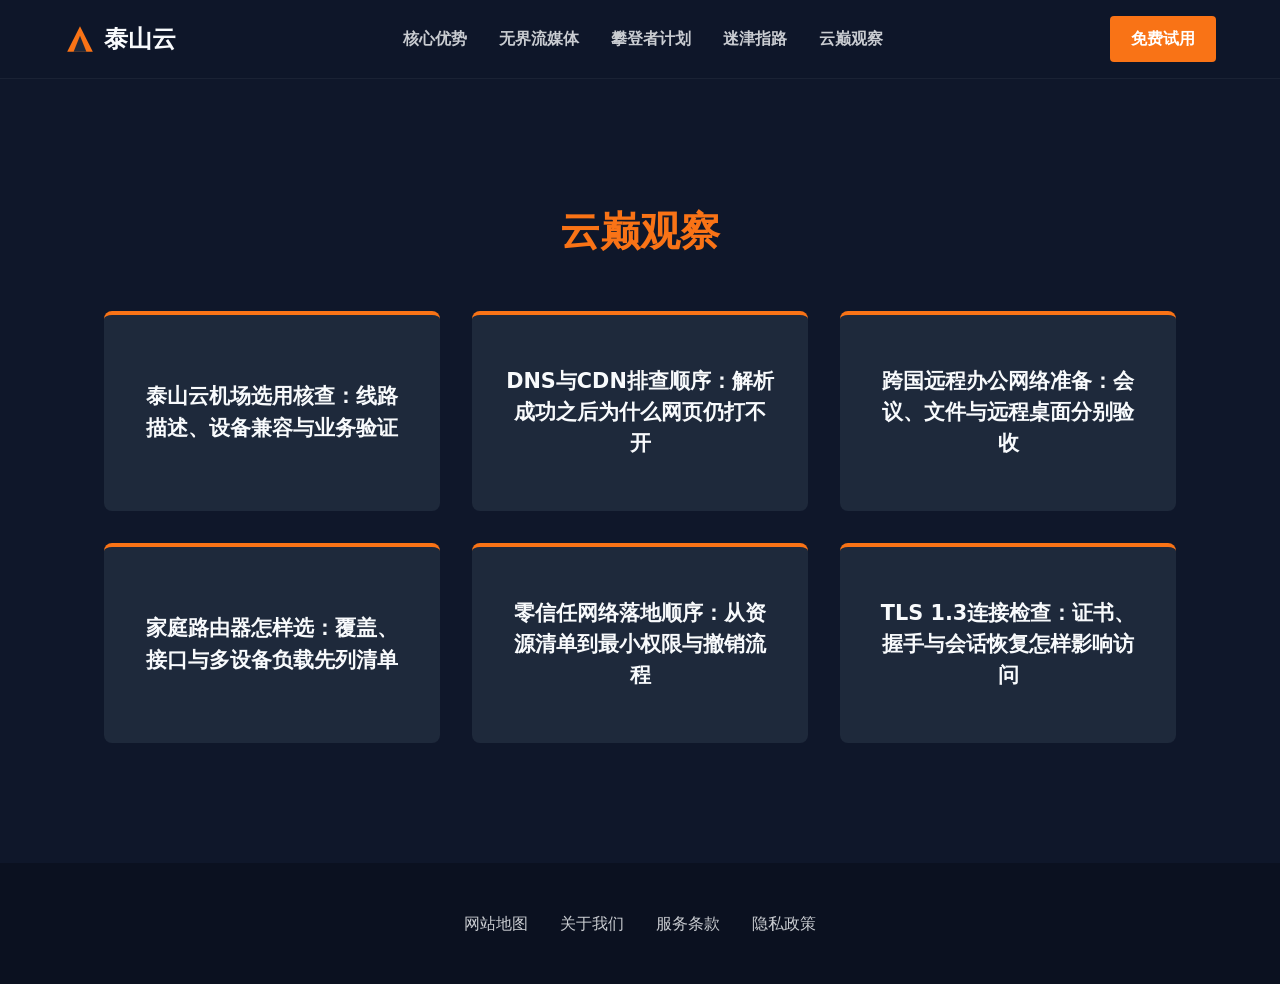
<file: insights.html>
<!DOCTYPE html>
<html lang="zh-CN">
<head>
    <meta charset="UTF-8">
    <meta name="viewport" content="width=device-width, initial-scale=1.0">
    <title>云巅观察 - 泰山云</title>
    <link rel="stylesheet" href="style.css">
    <style>
        .article-container { padding: 120px 5%; min-height: 80vh; max-width: 1200px; margin: 0 auto; }
        .article-container h1 { font-size: 2.5rem; margin-bottom: 3rem; color: var(--primary); text-align: center; }
        .article-grid { display: grid; grid-template-columns: repeat(auto-fit, minmax(300px, 1fr)); gap: 2rem; }
        .article-card { background: var(--surface); padding: 2rem; border-radius: 8px; border-top: 4px solid var(--primary); display: flex; align-items: center; justify-content: center; transition: transform 0.3s; min-height: 200px; }
        .article-card:hover { transform: translateY(-5px); box-shadow: 0 10px 20px rgba(0,0,0,0.5); }
        .article-card h2 { font-size: 1.3rem; margin: 0; text-align: center; line-height: 1.5; }
        .article-card a { color: var(--text); text-decoration: none; font-weight: bold; }
        .article-card a:hover { color: var(--primary); }
    </style>
<link rel="canonical" href="https://taishancloud.lol/insights.html">
</head>
<body>
    <header class="ts-header">
        <a href="index.html" class="ts-logo" style="text-decoration:none; color:inherit;">
            <svg width="32" height="32" viewBox="0 0 100 100" fill="none"><path d="M50 10L10 90h80L50 10z" fill="url(#sunrise)"/><path d="M50 40L30 90h40L50 40z" fill="#1e293b"/><defs><linearGradient id="sunrise" x1="50" y1="10" x2="50" y2="90"><stop stop-color="#f97316"/><stop offset="1" stop-color="#1e293b"/></linearGradient></defs></svg>
            <span>泰山云</span>
        </a>
        <nav class="ts-nav-menu">
            <a href="index.html#features">核心优势</a>
            <a href="index.html#streaming">无界流媒体</a>
            <a href="index.html#pricing">攀登者计划</a>
            <a href="index.html#faq">迷津指路</a>
            <a href="insights.html">云巅观察</a>
        </nav>
        <a href="https://ww012.twilightaff.com/#/?code=A56DH1Af" rel="nofollow" target="_blank" class="ts-btn ts-btn-primary ts-nav-cta">免费试用</a>
    </header>
    <main class="article-container">
        <h1>云巅观察</h1>
        <div class="article-grid">
            <div class="article-card"><h2>泰山云机场选用核查：线路描述、设备兼容与业务验证</h2></div>
            <div class="article-card"><h2>DNS与CDN排查顺序：解析成功之后为什么网页仍打不开</h2></div>
            <div class="article-card"><h2>跨国远程办公网络准备：会议、文件与远程桌面分别验收</h2></div>
            <div class="article-card"><h2>家庭路由器怎样选：覆盖、接口与多设备负载先列清单</h2></div>
            <div class="article-card"><h2>零信任网络落地顺序：从资源清单到最小权限与撤销流程</h2></div>
            <div class="article-card"><h2>TLS 1.3连接检查：证书、握手与会话恢复怎样影响访问</h2></div>
        </div>
    </main>
    <footer class="ts-footer">
        <nav>
            <a href="sitemap.html" target="_blank">网站地图</a>
            <a href="about.html" target="_blank">关于我们</a>
            <a href="terms.html" target="_blank">服务条款</a>
            <a href="privacy.html" target="_blank">隐私政策</a>
        </nav>
    </footer>
</body>
</html>
</file>
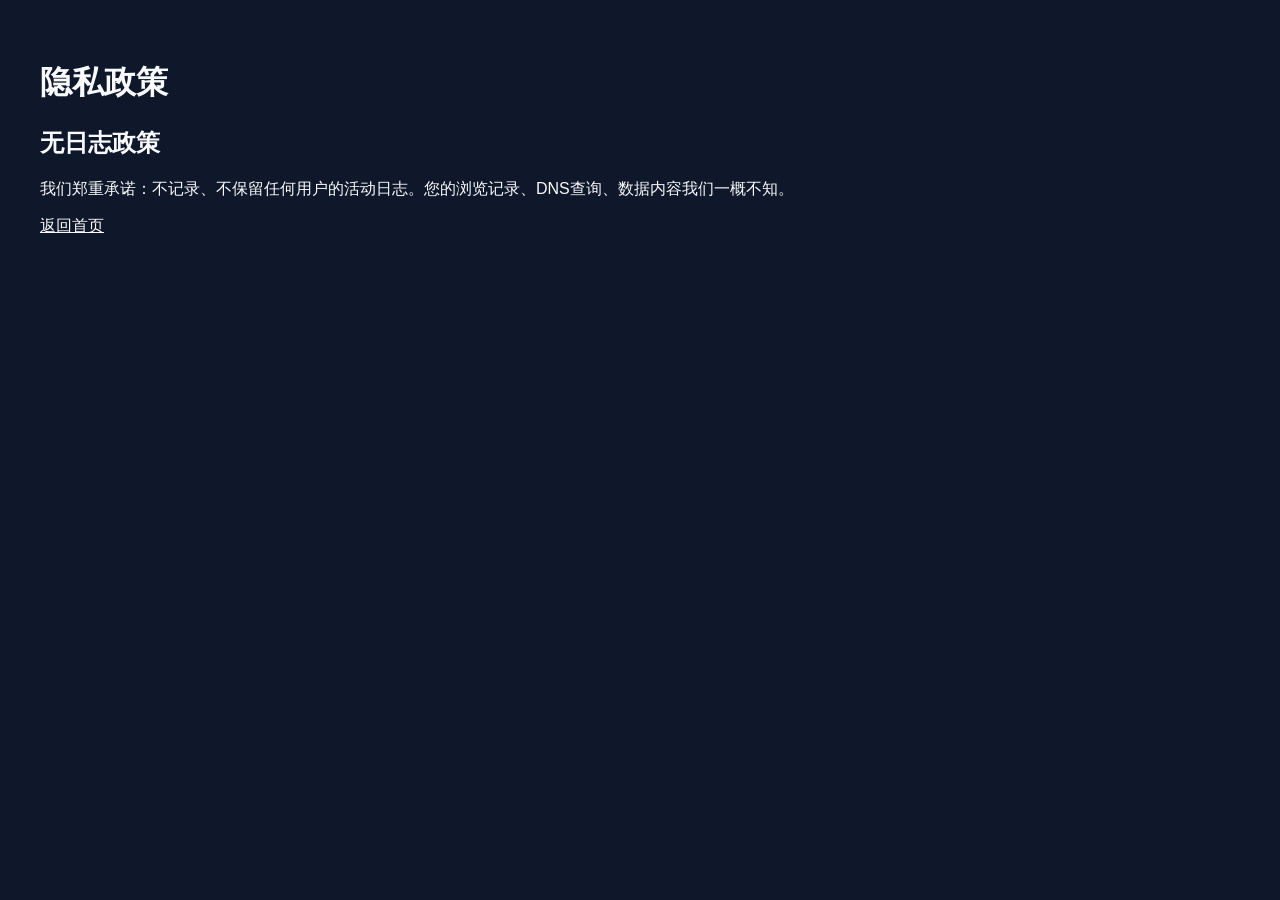
<file: privacy.html>
<!DOCTYPE html><html lang="zh-CN"><head><meta charset="UTF-8"><meta name="viewport" content="width=device-width, initial-scale=1.0"><title>隐私政策 - 泰山云</title><style>body{font-family:sans-serif;padding:2rem;color:#f8fafc;background:#0f172a}</style><link rel="canonical" href="https://taishancloud.lol/privacy.html">
</head><body><h1>隐私政策</h1><h2>无日志政策</h2><p>我们郑重承诺：不记录、不保留任何用户的活动日志。您的浏览记录、DNS查询、数据内容我们一概不知。</p><a href="index.html" style="color:#f8fafc">返回首页</a></body></html>
</file>
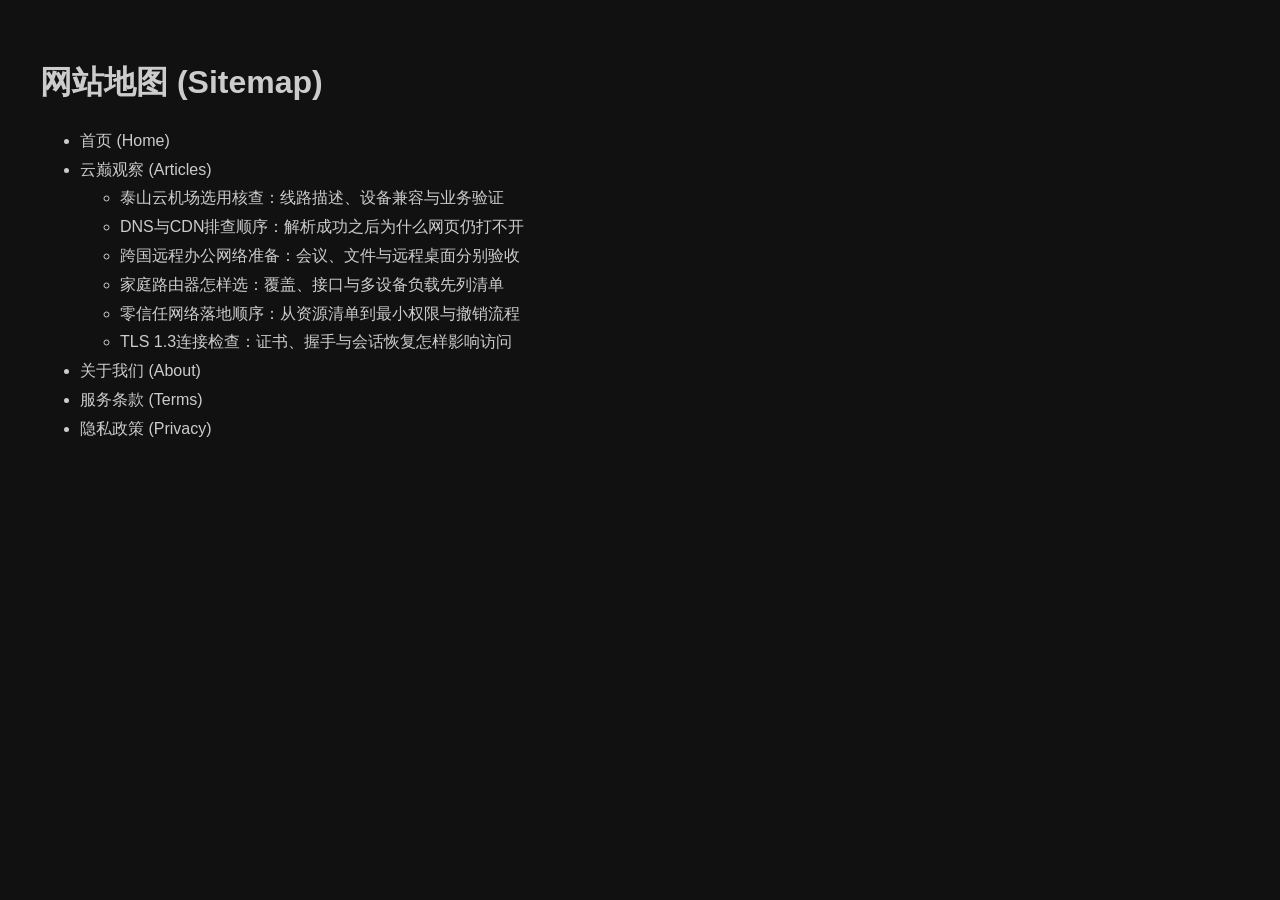
<file: sitemap.html>
<!DOCTYPE html>
<html lang="zh-CN">
<head>
    <meta charset="UTF-8">
    <meta name="viewport" content="width=device-width, initial-scale=1.0">
    <title>网站地图 - 泰山云</title>
    <style>body{font-family:sans-serif;padding:2rem;color:#ccc;background:#111} a{color:#ccc;text-decoration:none;} a:hover{text-decoration:underline;color:#fff;} ul{line-height:1.8;}</style>
<link rel="canonical" href="https://taishancloud.lol/sitemap.html">
</head>
<body>
    <h1>网站地图 (Sitemap)</h1>
    <ul>
        <li><a href="index.html">首页 (Home)</a></li>
        <li><a href="insights.html">云巅观察 (Articles)</a>
            <ul>
                <li><a href="taishan-cloud-architecture-bgp-deployment.html">泰山云机场选用核查：线路描述、设备兼容与业务验证</a></li>
                <li><a href="dns-resolution-cdn-architecture.html">DNS与CDN排查顺序：解析成功之后为什么网页仍打不开</a></li>
                <li><a href="cross-border-remote-work-infrastructure.html">跨国远程办公网络准备：会议、文件与远程桌面分别验收</a></li>
                <li><a href="home-network-router-selection-guide.html">家庭路由器怎样选：覆盖、接口与多设备负载先列清单</a></li>
                <li><a href="zero-trust-network-architecture.html">零信任网络落地顺序：从资源清单到最小权限与撤销流程</a></li>
                <li><a href="cryptography-tls-protocol-explained.html">TLS 1.3连接检查：证书、握手与会话恢复怎样影响访问</a></li>
            </ul>
        </li>
        <li><a href="about.html">关于我们 (About)</a></li>
        <li><a href="terms.html">服务条款 (Terms)</a></li>
        <li><a href="privacy.html">隐私政策 (Privacy)</a></li>
    </ul>
</body>
</html>
</file>
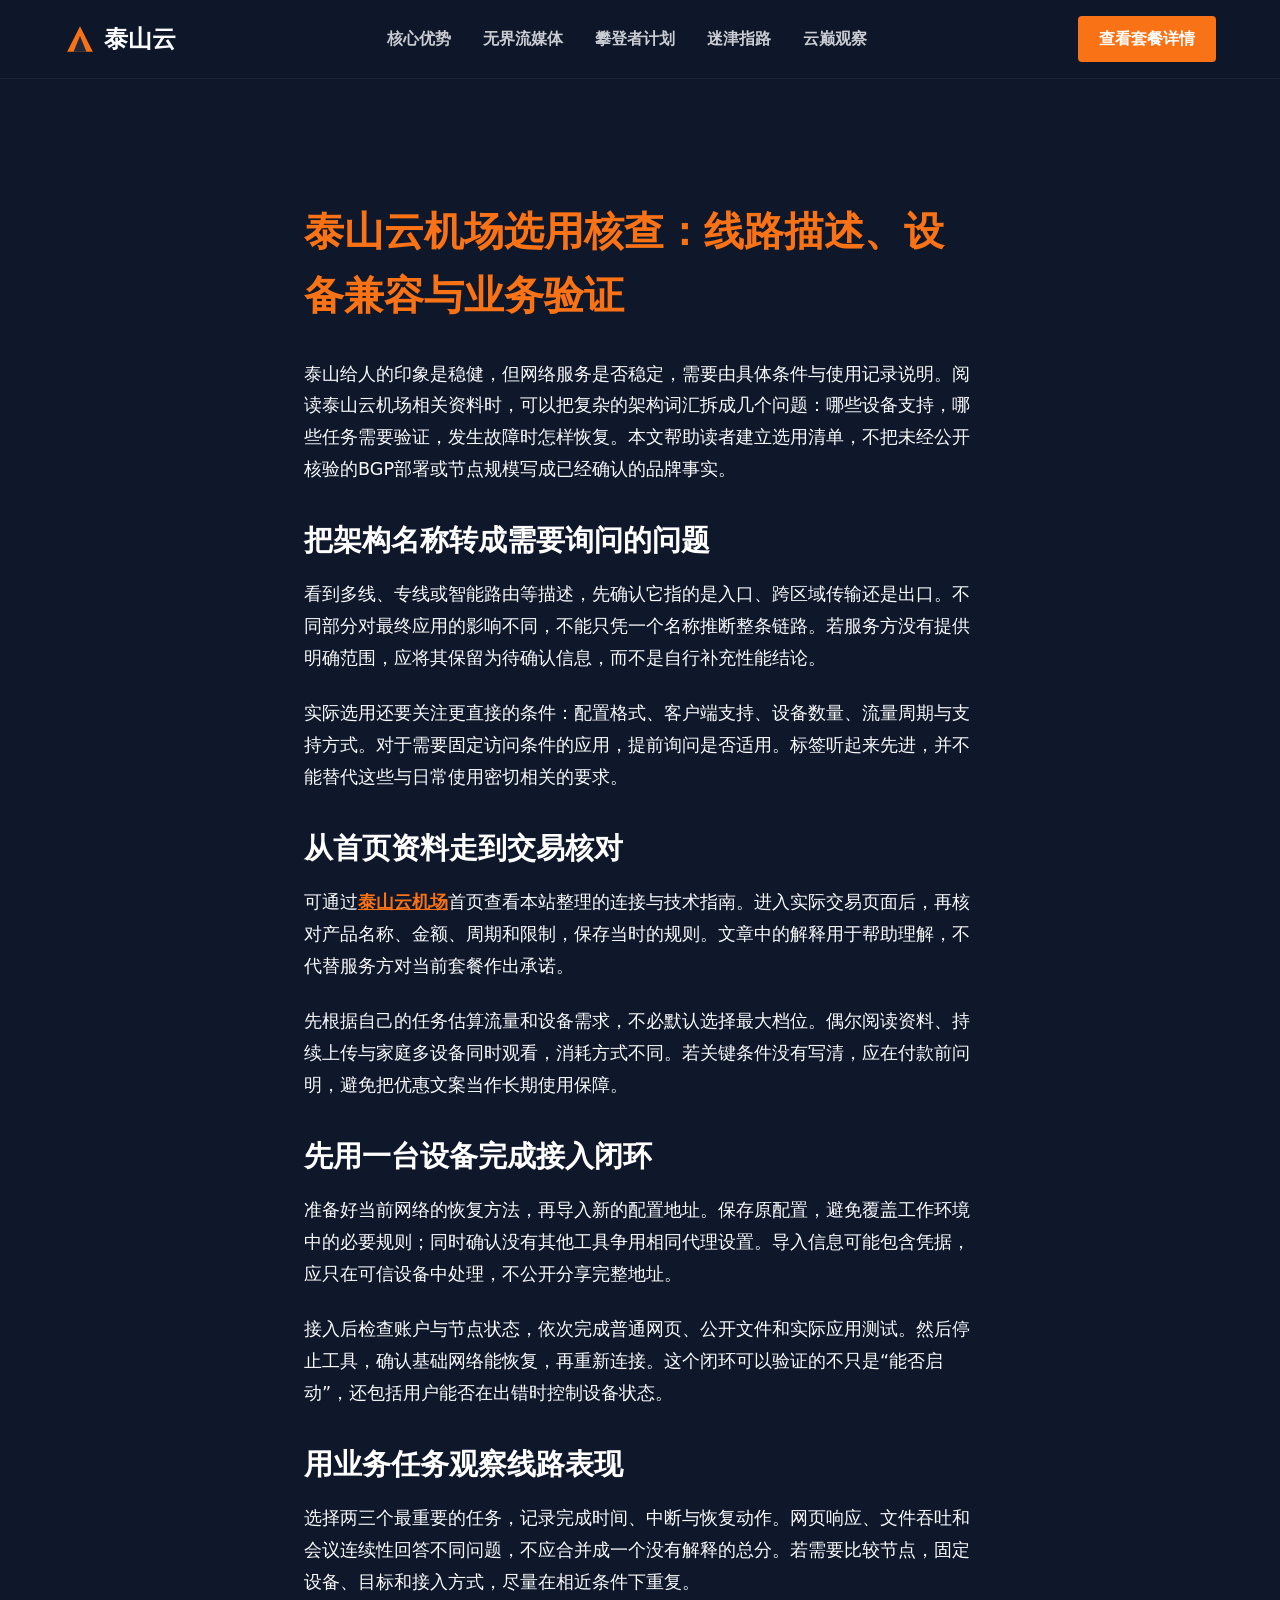
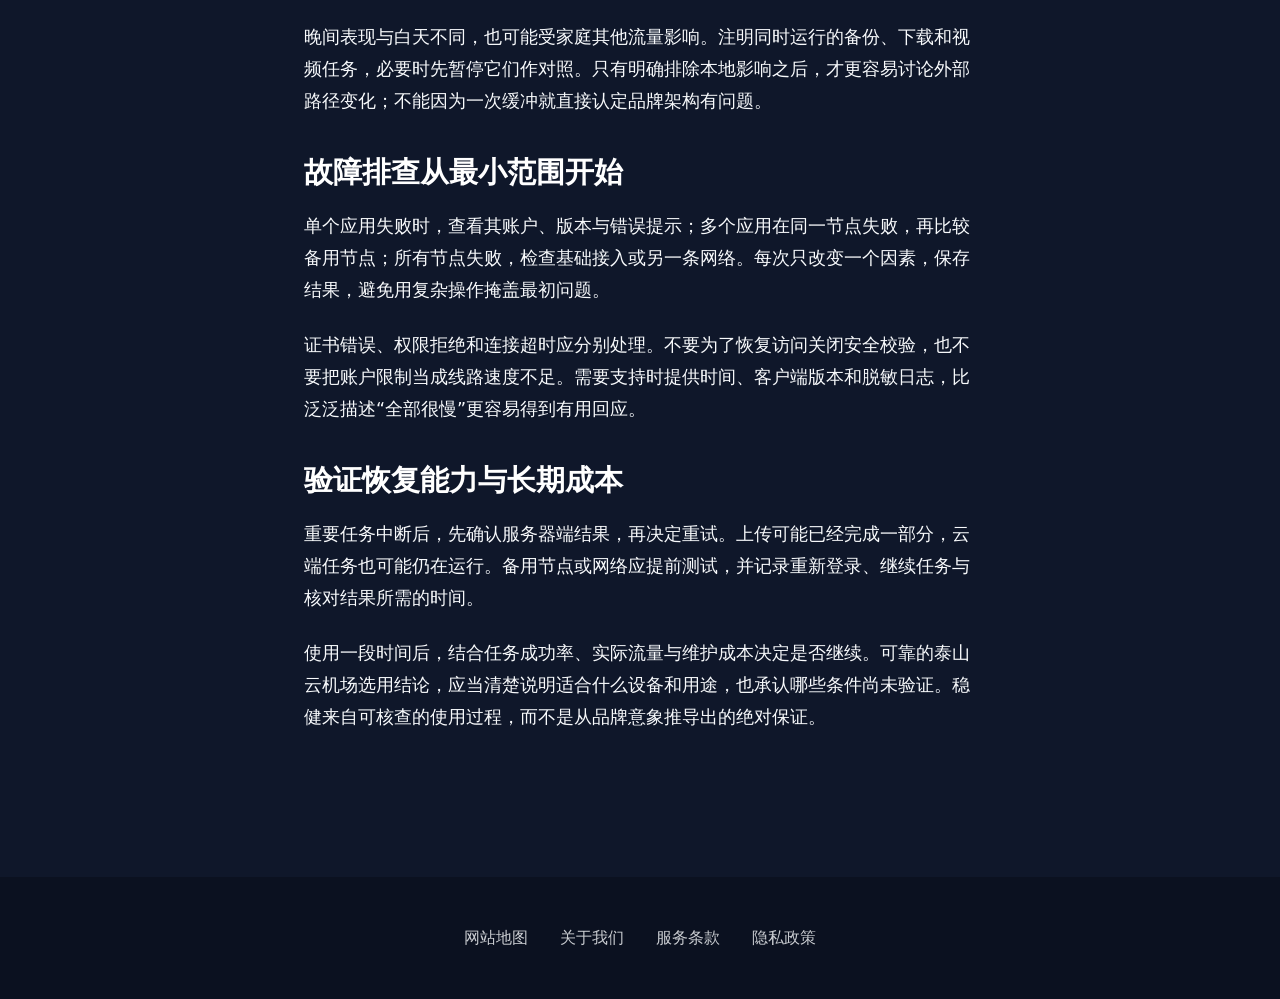
<file: taishan-cloud-architecture-bgp-deployment.html>
<!DOCTYPE html>
<html lang="zh-CN">
<head>
    <meta charset="UTF-8">
    <meta name="viewport" content="width=device-width, initial-scale=1.0">
    <title>泰山云机场选用核查：线路描述、设备兼容与业务验证</title>
    <link rel="stylesheet" href="style.css">
    <style>
        .article-body { padding: 120px 5%; max-width: 800px; margin: 0 auto; min-height: 80vh; }
        .article-body h1 { font-size: 2.5rem; margin-bottom: 2rem; color: var(--primary); }
        .article-body h2 { font-size: 1.8rem; margin: 2rem 0 1rem; color: #fff; text-align: left; }
        .article-body h3 { font-size: 1.4rem; margin: 1.5rem 0 1rem; color: #e2e8f0; }
        .article-body p { margin-bottom: 1.5rem; font-size: 1.1rem; line-height: 1.8; color: var(--text); }
        .article-body a { color: #f97316 !important; text-decoration: underline; font-weight: bold; }
    </style>
<link rel="canonical" href="https://taishancloud.lol/taishan-cloud-architecture-bgp-deployment.html">
</head>
<body>
    <header class="ts-header">
        <a href="index.html" class="ts-logo" style="text-decoration:none; color:inherit;">
            <svg width="32" height="32" viewBox="0 0 100 100" fill="none"><path d="M50 10L10 90h80L50 10z" fill="url(#sunrise)"/><path d="M50 40L30 90h40L50 40z" fill="#1e293b"/><defs><linearGradient id="sunrise" x1="50" y1="10" x2="50" y2="90"><stop stop-color="#f97316"/><stop offset="1" stop-color="#1e293b"/></linearGradient></defs></svg>
            <span>泰山云</span>
        </a>
        <nav class="ts-nav-menu">
            <a href="index.html#features">核心优势</a>
            <a href="index.html#streaming">无界流媒体</a>
            <a href="index.html#pricing">攀登者计划</a>
            <a href="index.html#faq">迷津指路</a>
            <a href="insights.html">云巅观察</a>
        </nav>
        <a href="https://ww012.twilightaff.com/#/?code=A56DH1Af" rel="nofollow" target="_blank" class="ts-btn ts-btn-primary ts-nav-cta">查看套餐详情</a>
    </header>
    <main class="article-body">
        <h1>泰山云机场选用核查：线路描述、设备兼容与业务验证</h1>
        

<p>泰山给人的印象是稳健，但网络服务是否稳定，需要由具体条件与使用记录说明。阅读泰山云机场相关资料时，可以把复杂的架构词汇拆成几个问题：哪些设备支持，哪些任务需要验证，发生故障时怎样恢复。本文帮助读者建立选用清单，不把未经公开核验的BGP部署或节点规模写成已经确认的品牌事实。</p>
<h2>把架构名称转成需要询问的问题</h2>
<p>看到多线、专线或智能路由等描述，先确认它指的是入口、跨区域传输还是出口。不同部分对最终应用的影响不同，不能只凭一个名称推断整条链路。若服务方没有提供明确范围，应将其保留为待确认信息，而不是自行补充性能结论。</p>
<p>实际选用还要关注更直接的条件：配置格式、客户端支持、设备数量、流量周期与支持方式。对于需要固定访问条件的应用，提前询问是否适用。标签听起来先进，并不能替代这些与日常使用密切相关的要求。</p>
<h2>从首页资料走到交易核对</h2>
<p>可通过<a href="https://taishancloud.lol/">泰山云机场</a>首页查看本站整理的连接与技术指南。进入实际交易页面后，再核对产品名称、金额、周期和限制，保存当时的规则。文章中的解释用于帮助理解，不代替服务方对当前套餐作出承诺。</p>
<p>先根据自己的任务估算流量和设备需求，不必默认选择最大档位。偶尔阅读资料、持续上传与家庭多设备同时观看，消耗方式不同。若关键条件没有写清，应在付款前问明，避免把优惠文案当作长期使用保障。</p>
<h2>先用一台设备完成接入闭环</h2>
<p>准备好当前网络的恢复方法，再导入新的配置地址。保存原配置，避免覆盖工作环境中的必要规则；同时确认没有其他工具争用相同代理设置。导入信息可能包含凭据，应只在可信设备中处理，不公开分享完整地址。</p>
<p>接入后检查账户与节点状态，依次完成普通网页、公开文件和实际应用测试。然后停止工具，确认基础网络能恢复，再重新连接。这个闭环可以验证的不只是“能否启动”，还包括用户能否在出错时控制设备状态。</p>
<h2>用业务任务观察线路表现</h2>
<p>选择两三个最重要的任务，记录完成时间、中断与恢复动作。网页响应、文件吞吐和会议连续性回答不同问题，不应合并成一个没有解释的总分。若需要比较节点，固定设备、目标和接入方式，尽量在相近条件下重复。</p>
<p>晚间表现与白天不同，也可能受家庭其他流量影响。注明同时运行的备份、下载和视频任务，必要时先暂停它们作对照。只有明确排除本地影响之后，才更容易讨论外部路径变化；不能因为一次缓冲就直接认定品牌架构有问题。</p>
<h2>故障排查从最小范围开始</h2>
<p>单个应用失败时，查看其账户、版本与错误提示；多个应用在同一节点失败，再比较备用节点；所有节点失败，检查基础接入或另一条网络。每次只改变一个因素，保存结果，避免用复杂操作掩盖最初问题。</p>
<p>证书错误、权限拒绝和连接超时应分别处理。不要为了恢复访问关闭安全校验，也不要把账户限制当成线路速度不足。需要支持时提供时间、客户端版本和脱敏日志，比泛泛描述“全部很慢”更容易得到有用回应。</p>
<h2>验证恢复能力与长期成本</h2>
<p>重要任务中断后，先确认服务器端结果，再决定重试。上传可能已经完成一部分，云端任务也可能仍在运行。备用节点或网络应提前测试，并记录重新登录、继续任务与核对结果所需的时间。</p>
<p>使用一段时间后，结合任务成功率、实际流量与维护成本决定是否继续。可靠的泰山云机场选用结论，应当清楚说明适合什么设备和用途，也承认哪些条件尚未验证。稳健来自可核查的使用过程，而不是从品牌意象推导出的绝对保证。</p>


    </main>
    <footer class="ts-footer">
        <nav>
            <a href="sitemap.html" target="_blank">网站地图</a>
            <a href="about.html" target="_blank">关于我们</a>
            <a href="terms.html" target="_blank">服务条款</a>
            <a href="privacy.html" target="_blank">隐私政策</a>
        </nav>
    </footer>
</body>
</html>
</file>
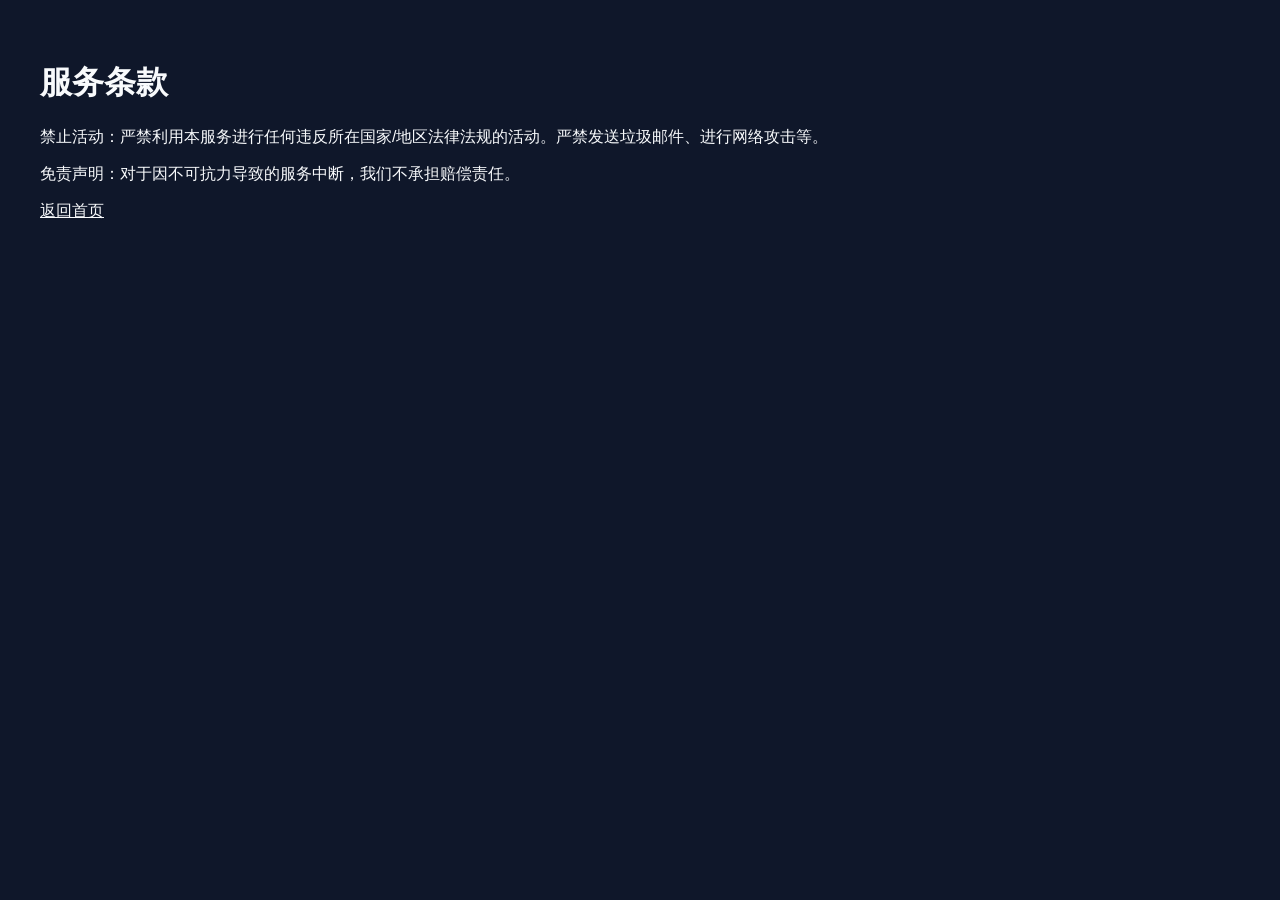
<file: terms.html>
<!DOCTYPE html><html lang="zh-CN"><head><meta charset="UTF-8"><meta name="viewport" content="width=device-width, initial-scale=1.0"><title>服务条款 - 泰山云</title><style>body{font-family:sans-serif;padding:2rem;color:#f8fafc;background:#0f172a}</style><link rel="canonical" href="https://taishancloud.lol/terms.html">
</head><body><h1>服务条款</h1><p>禁止活动：严禁利用本服务进行任何违反所在国家/地区法律法规的活动。严禁发送垃圾邮件、进行网络攻击等。</p><p>免责声明：对于因不可抗力导致的服务中断，我们不承担赔偿责任。</p><a href="index.html" style="color:#f8fafc">返回首页</a></body></html>
</file>
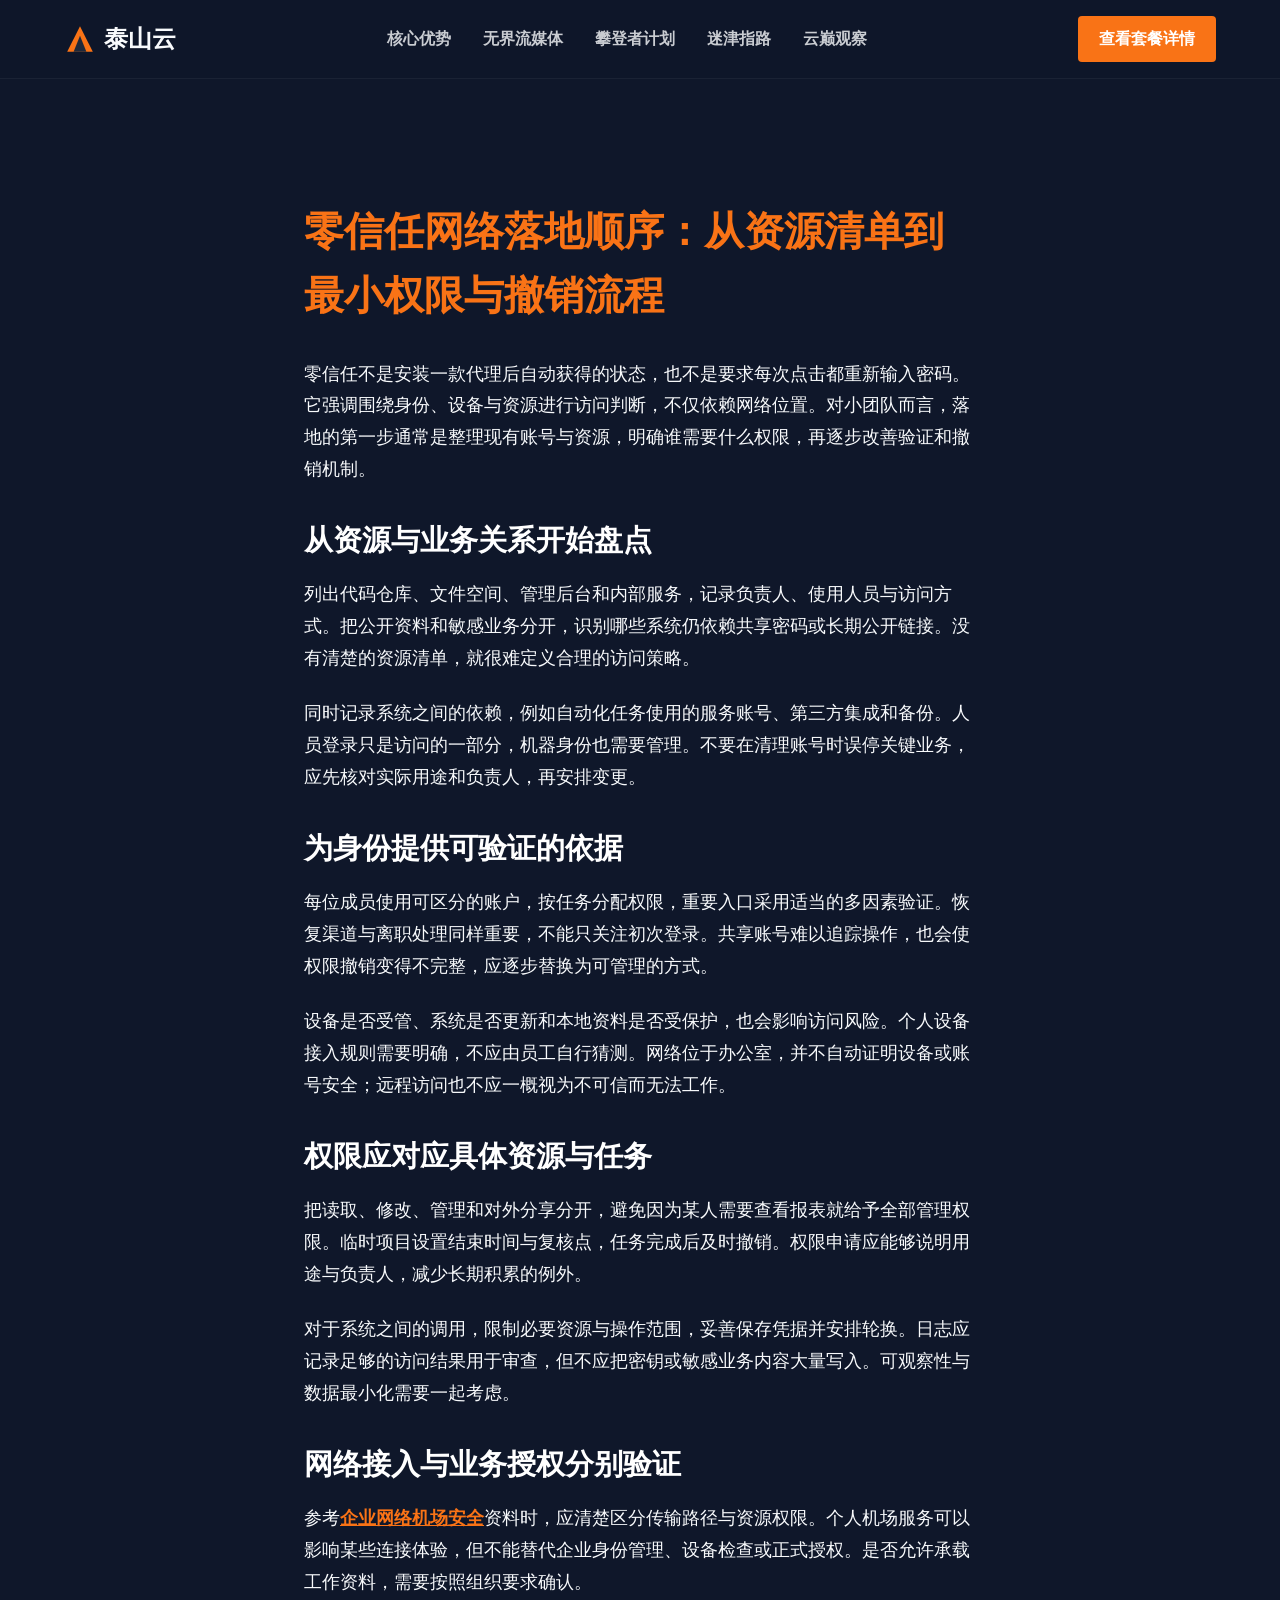
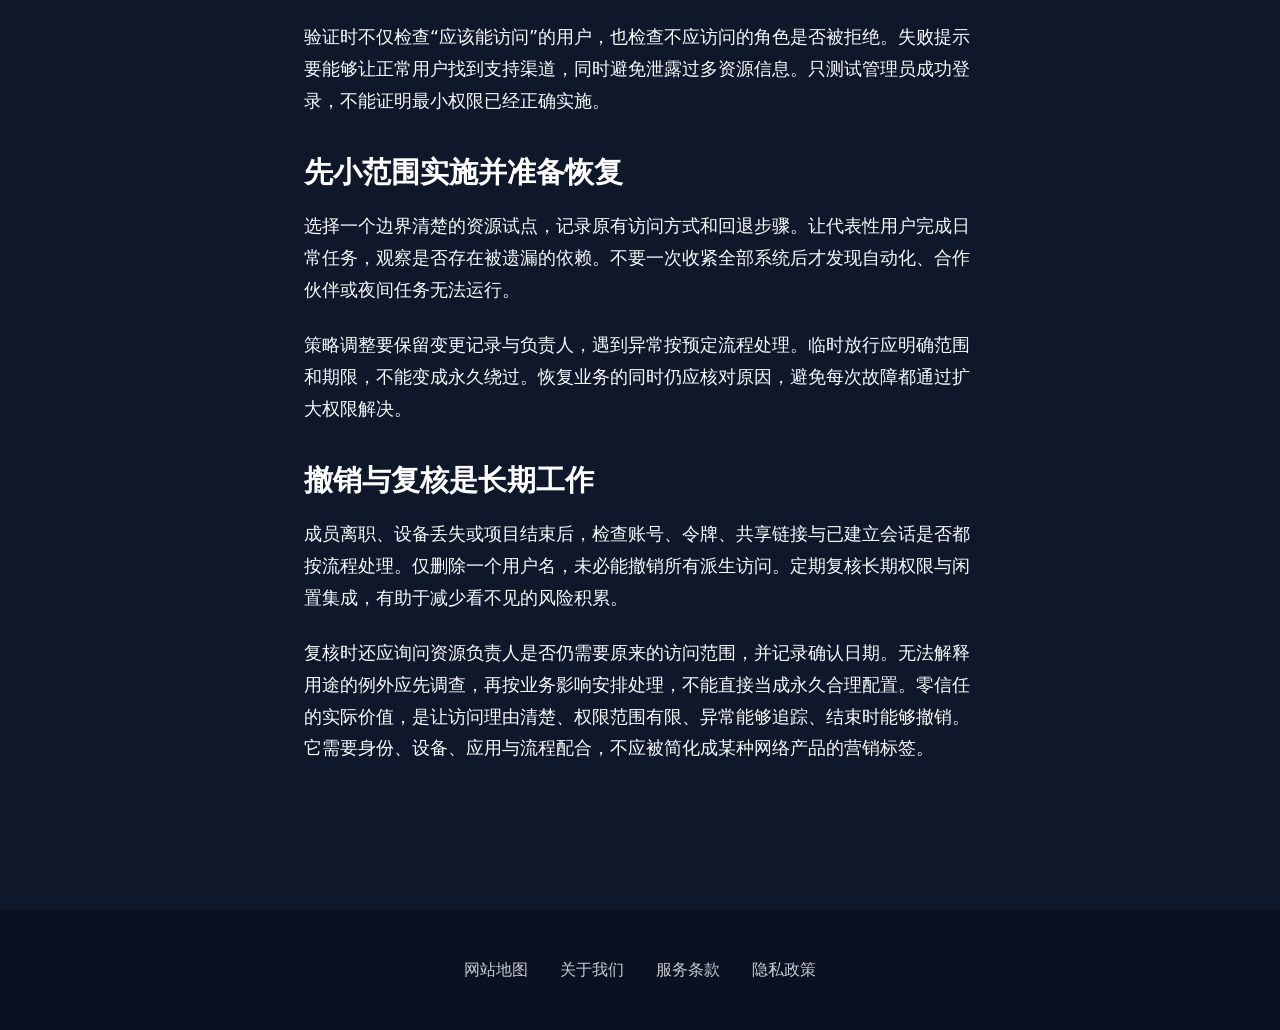
<file: zero-trust-network-architecture.html>
<!DOCTYPE html>
<html lang="zh-CN">
<head>
    <meta charset="UTF-8">
    <meta name="viewport" content="width=device-width, initial-scale=1.0">
    <title>零信任网络落地顺序：从资源清单到最小权限与撤销流程｜泰山云</title>
    <link rel="stylesheet" href="style.css">
    <style>
        .article-body { padding: 120px 5%; max-width: 800px; margin: 0 auto; min-height: 80vh; }
        .article-body h1 { font-size: 2.5rem; margin-bottom: 2rem; color: var(--primary); }
        .article-body h2 { font-size: 1.8rem; margin: 2rem 0 1rem; color: #fff; text-align: left; }
        .article-body h3 { font-size: 1.4rem; margin: 1.5rem 0 1rem; color: #e2e8f0; }
        .article-body p { margin-bottom: 1.5rem; font-size: 1.1rem; line-height: 1.8; color: var(--text); }
        .article-body a { color: #f97316 !important; text-decoration: underline; font-weight: bold; }
    </style>
<link rel="canonical" href="https://taishancloud.lol/zero-trust-network-architecture.html">
</head>
<body>
    <header class="ts-header">
        <a href="index.html" class="ts-logo" style="text-decoration:none; color:inherit;">
            <svg width="32" height="32" viewBox="0 0 100 100" fill="none"><path d="M50 10L10 90h80L50 10z" fill="url(#sunrise)"/><path d="M50 40L30 90h40L50 40z" fill="#1e293b"/><defs><linearGradient id="sunrise" x1="50" y1="10" x2="50" y2="90"><stop stop-color="#f97316"/><stop offset="1" stop-color="#1e293b"/></linearGradient></defs></svg>
            <span>泰山云</span>
        </a>
        <nav class="ts-nav-menu">
            <a href="index.html#features">核心优势</a>
            <a href="index.html#streaming">无界流媒体</a>
            <a href="index.html#pricing">攀登者计划</a>
            <a href="index.html#faq">迷津指路</a>
            <a href="insights.html">云巅观察</a>
        </nav>
        <a href="https://ww012.twilightaff.com/#/?code=A56DH1Af" rel="nofollow" target="_blank" class="ts-btn ts-btn-primary ts-nav-cta">查看套餐详情</a>
    </header>
    <main class="article-body">
        <h1>零信任网络落地顺序：从资源清单到最小权限与撤销流程</h1>
        

<p>零信任不是安装一款代理后自动获得的状态，也不是要求每次点击都重新输入密码。它强调围绕身份、设备与资源进行访问判断，不仅依赖网络位置。对小团队而言，落地的第一步通常是整理现有账号与资源，明确谁需要什么权限，再逐步改善验证和撤销机制。</p>
<h2>从资源与业务关系开始盘点</h2>
<p>列出代码仓库、文件空间、管理后台和内部服务，记录负责人、使用人员与访问方式。把公开资料和敏感业务分开，识别哪些系统仍依赖共享密码或长期公开链接。没有清楚的资源清单，就很难定义合理的访问策略。</p>
<p>同时记录系统之间的依赖，例如自动化任务使用的服务账号、第三方集成和备份。人员登录只是访问的一部分，机器身份也需要管理。不要在清理账号时误停关键业务，应先核对实际用途和负责人，再安排变更。</p>
<h2>为身份提供可验证的依据</h2>
<p>每位成员使用可区分的账户，按任务分配权限，重要入口采用适当的多因素验证。恢复渠道与离职处理同样重要，不能只关注初次登录。共享账号难以追踪操作，也会使权限撤销变得不完整，应逐步替换为可管理的方式。</p>
<p>设备是否受管、系统是否更新和本地资料是否受保护，也会影响访问风险。个人设备接入规则需要明确，不应由员工自行猜测。网络位于办公室，并不自动证明设备或账号安全；远程访问也不应一概视为不可信而无法工作。</p>
<h2>权限应对应具体资源与任务</h2>
<p>把读取、修改、管理和对外分享分开，避免因为某人需要查看报表就给予全部管理权限。临时项目设置结束时间与复核点，任务完成后及时撤销。权限申请应能够说明用途与负责人，减少长期积累的例外。</p>
<p>对于系统之间的调用，限制必要资源与操作范围，妥善保存凭据并安排轮换。日志应记录足够的访问结果用于审查，但不应把密钥或敏感业务内容大量写入。可观察性与数据最小化需要一起考虑。</p>
<h2>网络接入与业务授权分别验证</h2>
<p>参考<a href="https://jichangtuijan.top/">企业网络机场安全</a>资料时，应清楚区分传输路径与资源权限。个人机场服务可以影响某些连接体验，但不能替代企业身份管理、设备检查或正式授权。是否允许承载工作资料，需要按照组织要求确认。</p>
<p>验证时不仅检查“应该能访问”的用户，也检查不应访问的角色是否被拒绝。失败提示要能够让正常用户找到支持渠道，同时避免泄露过多资源信息。只测试管理员成功登录，不能证明最小权限已经正确实施。</p>
<h2>先小范围实施并准备恢复</h2>
<p>选择一个边界清楚的资源试点，记录原有访问方式和回退步骤。让代表性用户完成日常任务，观察是否存在被遗漏的依赖。不要一次收紧全部系统后才发现自动化、合作伙伴或夜间任务无法运行。</p>
<p>策略调整要保留变更记录与负责人，遇到异常按预定流程处理。临时放行应明确范围和期限，不能变成永久绕过。恢复业务的同时仍应核对原因，避免每次故障都通过扩大权限解决。</p>
<h2>撤销与复核是长期工作</h2>
<p>成员离职、设备丢失或项目结束后，检查账号、令牌、共享链接与已建立会话是否都按流程处理。仅删除一个用户名，未必能撤销所有派生访问。定期复核长期权限与闲置集成，有助于减少看不见的风险积累。</p>
<p>复核时还应询问资源负责人是否仍需要原来的访问范围，并记录确认日期。无法解释用途的例外应先调查，再按业务影响安排处理，不能直接当成永久合理配置。零信任的实际价值，是让访问理由清楚、权限范围有限、异常能够追踪、结束时能够撤销。它需要身份、设备、应用与流程配合，不应被简化成某种网络产品的营销标签。</p>


    </main>
    <footer class="ts-footer">
        <nav>
            <a href="sitemap.html" target="_blank">网站地图</a>
            <a href="about.html" target="_blank">关于我们</a>
            <a href="terms.html" target="_blank">服务条款</a>
            <a href="privacy.html" target="_blank">隐私政策</a>
        </nav>
    </footer>
</body>
</html>
</file>
<file: style.css>
:root { --bg: #0f172a; --text: #f8fafc; --primary: #f97316; --surface: #1e293b; }
html { scroll-behavior: smooth; }
* { margin: 0; padding: 0; box-sizing: border-box; }
body { font-family: system-ui, -apple-system, sans-serif; background: var(--bg); color: var(--text); line-height: 1.6; overflow-x: hidden; }
.ts-header { position: sticky; top: 0; z-index: 1000; background: rgba(15, 23, 42, 0.9); backdrop-filter: blur(10px); padding: 1rem 5%; display: flex; align-items: center; justify-content: space-between; border-bottom: 1px solid rgba(255,255,255,0.05); }
.ts-logo { display: flex; align-items: center; gap: 0.5rem; font-size: 1.5rem; font-weight: bold; }
.ts-nav-menu { display: flex; gap: 2rem; }
.ts-nav-menu a { color: var(--text); text-decoration: none; font-weight: bold; opacity: 0.8; transition: 0.2s; }
.ts-nav-menu a:hover { opacity: 1; color: var(--primary); }
.ts-nav-cta { padding: 0.5rem 1.2rem !important; border-radius: 4px; }
.ts-hero { text-align: center; padding: 6rem 5% 10rem; position: relative; }
.ts-hero h1 { font-size: 3rem; margin-bottom: 1rem; color: var(--primary); }
.ts-hero p { font-size: 1.2rem; max-width: 600px; margin: 0 auto 2.5rem; opacity: 0.8; }
.ts-cta-group { display: flex; gap: 1rem; justify-content: center; flex-wrap: wrap; position: relative; z-index: 10; }
.ts-btn { display: inline-block; padding: 1rem 2rem; border-radius: 4px; text-decoration: none; font-weight: bold; transition: all 0.2s; border: 2px solid transparent; }
.ts-btn-primary { background: var(--primary); color: #fff; }
.ts-btn-seo { background: transparent; border-color: var(--primary); color: var(--primary); }
.ts-btn-outline { background: transparent; border-color: var(--text); color: var(--text); }
.ts-mountain-bg { position: absolute; bottom: 0; left: 0; width: 100%; height: 150px; background-color: var(--surface); opacity: 0.5; clip-path: polygon(0 100%, 20% 60%, 40% 100%, 60% 40%, 80% 100%, 100% 70%, 100% 100%); z-index: 0; }
article { padding: 5rem 5%; scroll-margin-top: 80px; }
article h2 { text-align: center; font-size: 2.5rem; margin-bottom: 3rem; }
.ts-grid-3 { display: grid; grid-template-columns: repeat(auto-fit, minmax(280px, 1fr)); gap: 2rem; }
.ts-grid-4 { display: grid; grid-template-columns: repeat(auto-fit, minmax(220px, 1fr)); gap: 1.5rem; }
.ts-card, .ts-card-small { background: var(--surface); padding: 2.5rem; border-radius: 8px; text-align: center; }
.ts-card svg { width: 48px; height: 48px; margin-bottom: 1.5rem; }
.ts-dark { background: #0b1120; }
.ts-pricing-table { display: flex; flex-wrap: wrap; justify-content: center; gap: 2rem; }
.ts-price-card { background: var(--surface); padding: 3rem 2rem; border-radius: 8px; width: 100%; max-width: 320px; text-align: center; position: relative; }
.ts-popular { border: 2px solid var(--primary); transform: translateY(-10px); }
.badge { position: absolute; top: -12px; left: 50%; transform: translateX(-50%); background: var(--primary); color: #fff; padding: 0.2rem 1rem; border-radius: 20px; font-size: 0.85rem; }
.price { font-size: 3rem; font-weight: bold; margin: 1.5rem 0; color: var(--primary); }
.price span { font-size: 1.2rem; opacity: 0.7; color: var(--text); }
.ts-price-card ul { list-style: none; margin-bottom: 2.5rem; text-align: left; }
.ts-price-card li { margin-bottom: 1rem; opacity: 0.8; padding-left: 1.5rem; position: relative; }
.ts-price-card li::before { content: "•"; color: var(--primary); position: absolute; left: 0; }
.ts-faq-list { max-width: 800px; margin: 0 auto; }
details { background: var(--surface); margin-bottom: 1rem; padding: 1.5rem; border-radius: 8px; cursor: pointer; }
summary { font-size: 1.2rem; font-weight: bold; }
details p { margin-top: 1rem; opacity: 0.8; }
.ts-quote { background: var(--surface); padding: 2rem; border-left: 4px solid var(--primary); }
.ts-quote cite { display: block; margin-top: 1rem; font-weight: bold; color: var(--primary); }
.ts-footer { background: #0b1120; padding: 3rem 5%; text-align: center; }
.ts-footer nav { display: flex; justify-content: center; gap: 2rem; flex-wrap: wrap; }
.ts-footer a { color: var(--text); text-decoration: none; opacity: 0.8; }
@media (max-width: 900px) {
    .ts-nav-menu { display: none; }
    .ts-cta-group { flex-direction: column; }
    .ts-cta-group a { width: 100%; text-align: center; }
    .ts-price-card { max-width: 100%; transform: none; }
    .ts-popular { transform: none; }
}
</file>
